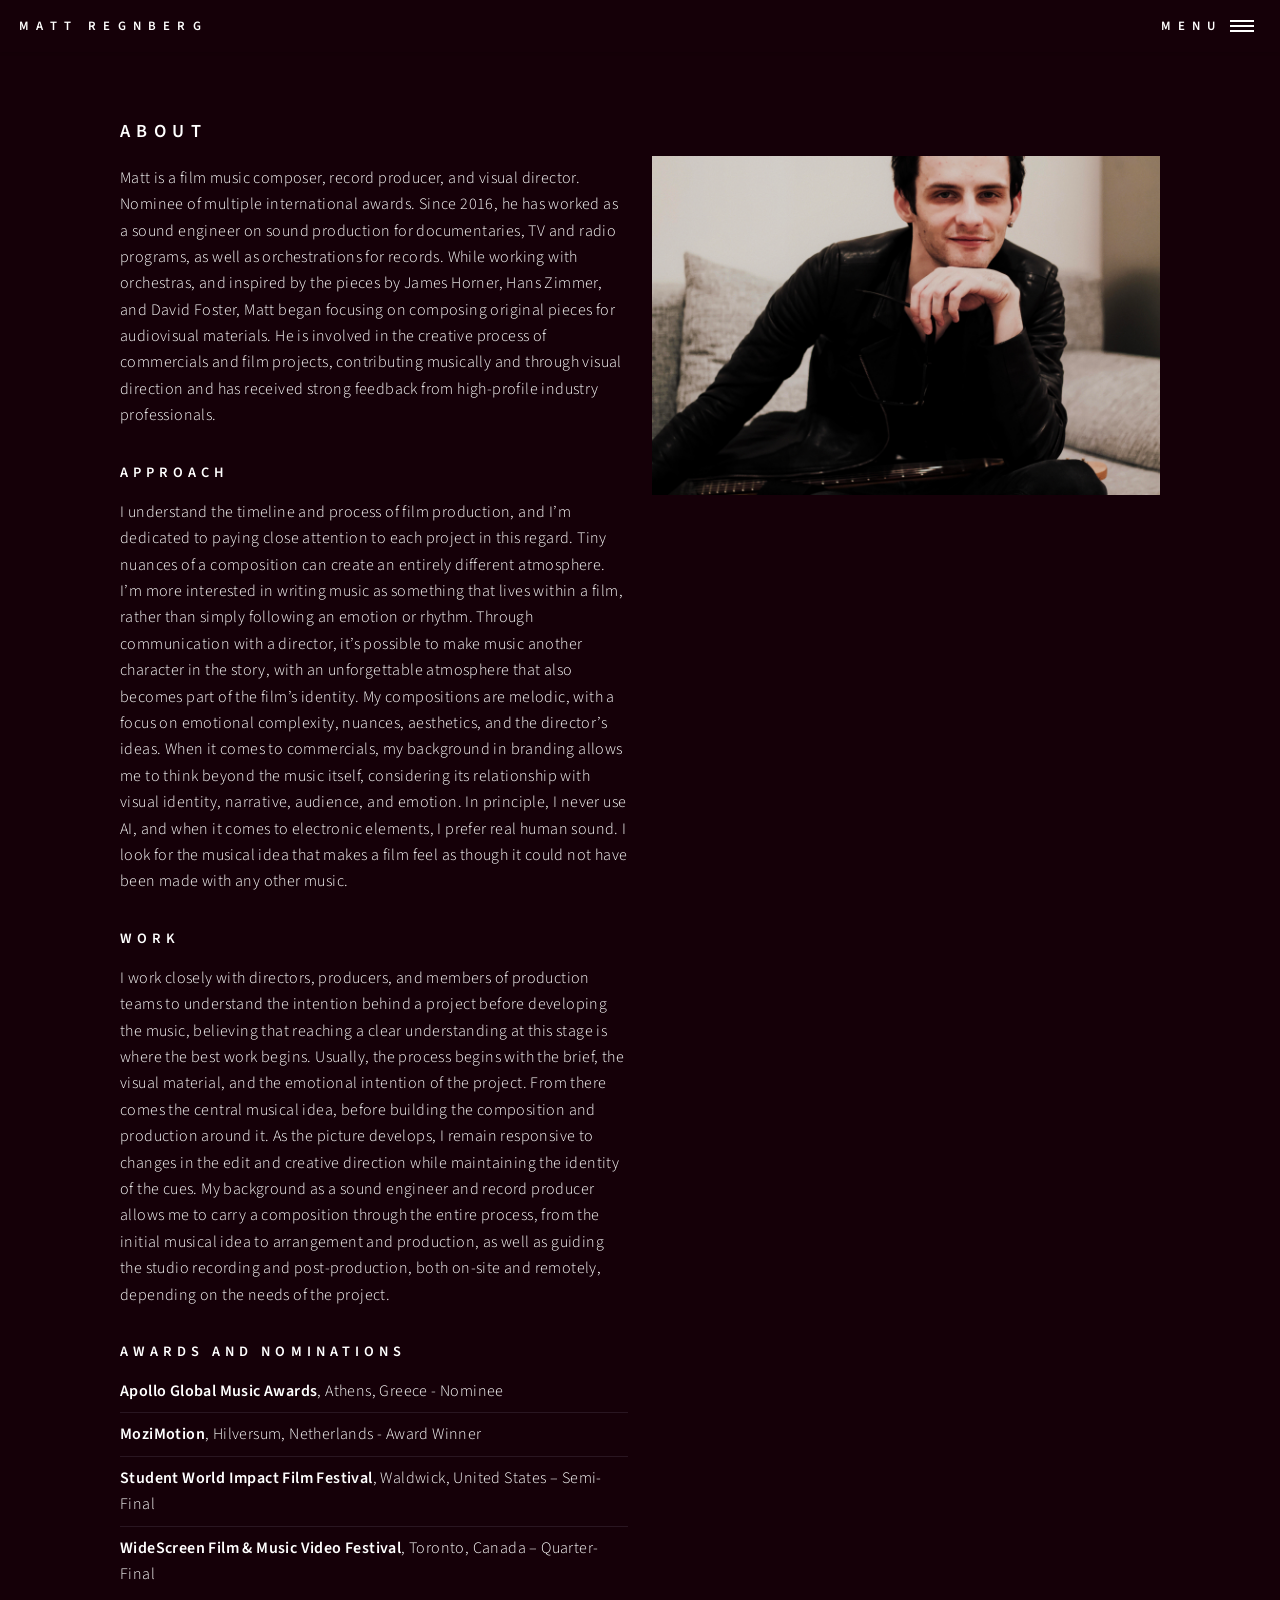
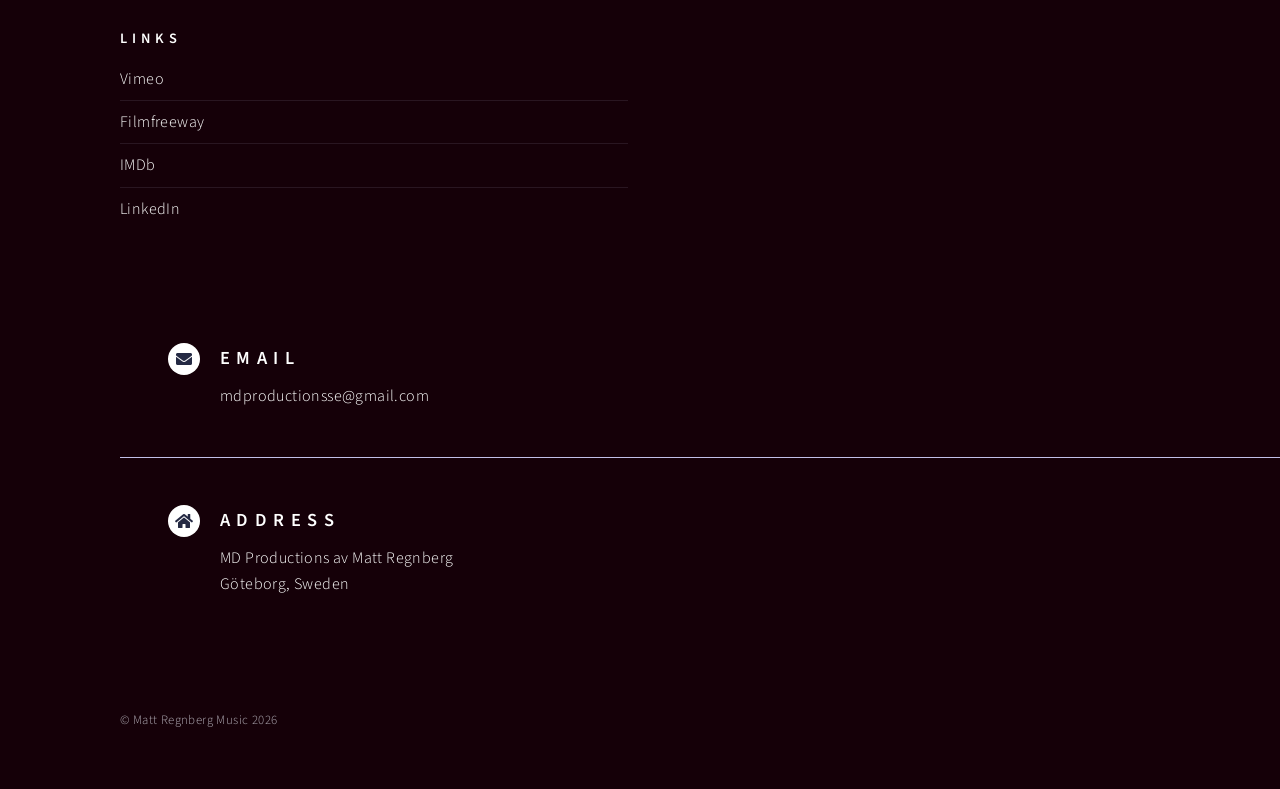
<file: index.html>
<!DOCTYPE HTML>

<html>
	<head>
		<title>Matt Regnberg – Film Music Composer</title>
		<meta charset="utf-8" />
		<meta name="viewport" content="width=device-width, initial-scale=1, user-scalable=no" />
		<link rel="stylesheet" href="assets/css/main.css" />
		<noscript><link rel="stylesheet" href="assets/css/noscript.css" /></noscript>
	</head>
	<body class="is-preload">

		<!-- Wrapper -->
			<div id="wrapper">

				<!-- Header -->
					<header id="header">
						<a href="index.html" class="logo"><span>Matt Regnberg</span></a>
						<nav>
							<a href="#menu">Menu</a>
						</nav>
					</header>

				<!-- Menu -->
					<nav id="menu">
						<ul class="links">
							<li><a href="index.html">Home</a></li>
							<li><a href="work.html">Work</a></li>
							<li><a href="about.html">About</a></li>
		
						</ul>
						<ul class="actions stacked">
							
							<li><a href="#" class="button fit">Contact</a></li>
						</ul>
							<a href="index.html"><img src="images/usflag.png" alt="" width="25" height="auto" style="margin-right: 10px;"/></a>
							<a href="se/index.html"><img src="images/seflag.png" alt="" width="25" height="auto"/></a>
					</nav>

				<!-- Main -->
					<div id="main" class="alt">

						<!-- One -->
							<section id="one">


								<div class="inner">
<div class="row">
											<div class="col-6 col-12-small">
												<h3>About</h3>

												<p>Matt is a film music composer, record producer, and visual director. Nominee of multiple international awards.
Since 2016, he has worked as a sound engineer on sound production for documentaries, TV and radio programs, as well as orchestrations for records.

While working with orchestras, and inspired by the pieces by James Horner, Hans Zimmer, and David Foster, Matt began focusing on composing original pieces for audiovisual materials.

He is involved in the creative process of commercials and film projects, contributing musically and through visual direction and has received strong feedback from high-profile industry professionals. </p>
<h5>Approach</h5>
I understand the timeline and process of film production, and I’m dedicated to paying close attention to each project in this regard. Tiny nuances of a composition can create an entirely different atmosphere. I’m more interested in writing music as something that lives within a film, rather than simply following an emotion or rhythm. Through communication with a director, it’s possible to make music another character in the story, with an unforgettable atmosphere that also becomes part of the film’s identity.

My compositions are melodic, with a focus on emotional complexity, nuances, aesthetics, and the director’s ideas. When it comes to commercials, my background in branding allows me to think beyond the music itself, considering its relationship with visual identity, narrative, audience, and emotion.

In principle, I never use AI, and when it comes to electronic elements, I prefer real human sound. I look for the musical idea that makes a film feel as though it could not have been made with any other music.<p></p>
<h5>Work</h5>
I work closely with directors, producers, and members of production teams to understand the intention behind a project before developing the music, believing that reaching a clear understanding at this stage is where the best work begins.

Usually, the process begins with the brief, the visual material, and the emotional intention of the project. From there comes the central musical idea, before building the composition and production around it.

As the picture develops, I remain responsive to changes in the edit and creative direction while maintaining the identity of the cues. My background as a sound engineer and record producer allows me to carry a composition through the entire process, from the initial musical idea to arrangement and production, as well as guiding the studio recording and post-production, both on-site and remotely, depending on the needs of the project.<p></p>
<h5>Awards and Nominations</h5>
<ul class="alt">
							<li><b>Apollo Global Music Awards</b>, Athens, Greece - Nominee</li>
							<li><b>MoziMotion</b>, Hilversum, Netherlands - Award Winner </li>
							<li><b>Student World Impact Film Festival</b>, Waldwick, United States – Semi-Final</li>
	   						<li><b>WideScreen Film & Music Video Festival</b>, Toronto, Canada – Quarter-Final</li>
		
						</ul><h5>Links</h5>
<ul class="alt">
							<li>Vimeo</li>
							<li><a href="index.html">Filmfreeway</a></li>
							<li><a href="index.html">IMDb</a></li>
	   						<li><a href="index.html">LinkedIn</a></li>
		
						</ul>

											</div>
											<div class="col-6 col-12-small">
												<span class="image main"><img class="image fit" src="images/1.jpg" alt="" /></span>
											</div>

						
						
									
								</div>
							</section>

					</div>

				<!-- Contact -->
					<section id="contact">
						<div class="inner">













							
							<section class="split">
								<section class="split">
									<div class="contact-method">
										<span class="icon solid alt fa-envelope"></span>
										<h3>Email</h3>
										<a href="#">mdproductionsse@gmail.com</a>
									</div>
								</section>

								



<section>
									<div class="contact-method">
										<span class="icon solid alt fa-home"></span>
										<h3>Address</h3>
										<span>


MD Productions av Matt Regnberg<br />
Göteborg, Sweden<br />

									
										</span>
									</div>
								</section>


</section>
								
							
						</div>
					</section>

				<!-- Footer -->
					<footer id="footer">
						<div class="inner">
							
							<ul class="copyright">
								<li>&copy; Matt Regnberg Music 2026</li>
							</ul>
						</div>
					</footer>

			</div>

		<!-- Scripts -->
			<script src="assets/js/jquery.min.js"></script>
			<script src="assets/js/jquery.scrolly.min.js"></script>
			<script src="assets/js/jquery.scrollex.min.js"></script>
			<script src="assets/js/browser.min.js"></script>
			<script src="assets/js/breakpoints.min.js"></script>
			<script src="assets/js/util.js"></script>
			<script src="assets/js/main.js"></script>

	</body>
</html>
</file>
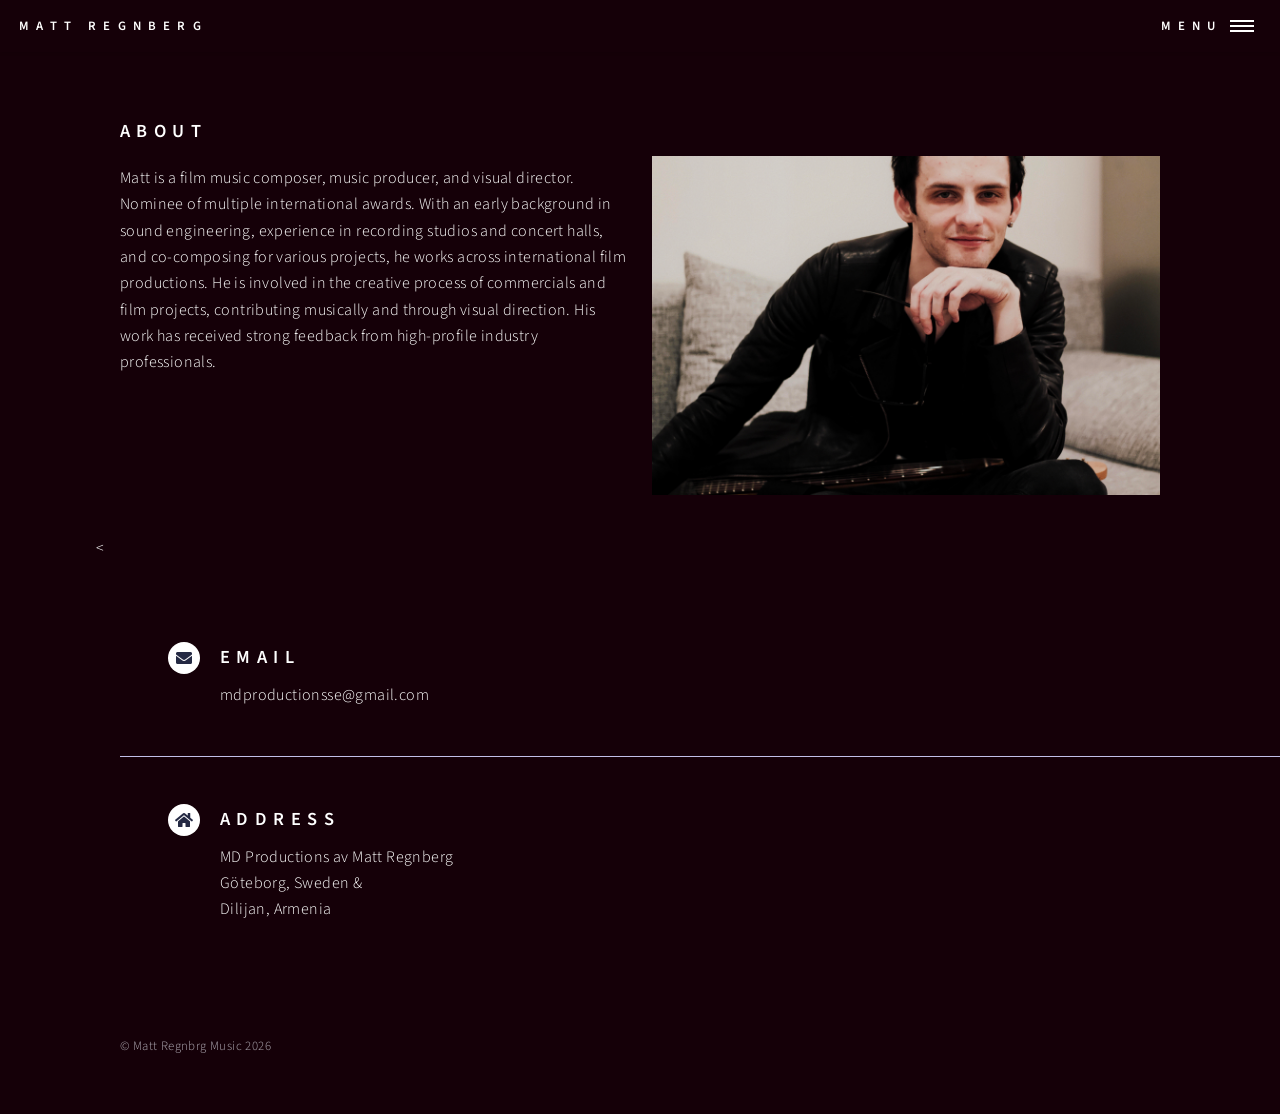
<file: se/index.html>
<!DOCTYPE HTML>

<html>
	<head>
		<title>Matt Regnberg – Film Music Composer</title>
		<meta charset="utf-8" />
		<meta name="viewport" content="width=device-width, initial-scale=1, user-scalable=no" />
		<link rel="stylesheet" href="../assets/css/main.css" />
		<noscript><link rel="stylesheet" href="../assets/css/noscript.css" /></noscript>
	</head>
	<body class="is-preload">

		<!-- Wrapper -->
			<div id="wrapper">

				<!-- Header -->
					<header id="header">
						<a href="index.html" class="logo"><span>Matt Regnberg</span></a>
						<nav>
							<a href="#menu">Menu</a>
						</nav>
					</header>

				<!-- Menu -->
					<nav id="menu">
						<ul class="links">
							<li><a href="index.html">Home</a></li>
							<li><a href="verk.html">Work</a></li>
							<li><a href="om.html">About</a></li>
		
						</ul>
						<ul class="actions stacked">
							
							<li><a href="#" class="button fit">Contact</a></li>
						</ul>
							<a href="index.html"><img src="../images/usflag.png" alt="" width="25" height="auto" style="margin-right: 10px;"/></a>
							<a href="se/index.html"><img src="../images/seflag.png" alt="" width="25" height="auto"/></a>
					</nav>

				<!-- Main -->
					<div id="main" class="alt">

						<!-- One -->
							<section id="one">


								<div class="inner">
<div class="row">
											<div class="col-6 col-12-small">
												<h3>About</h3>

												<p>Matt is a film music composer, music producer, and visual director. Nominee of multiple international awards.
With an early background in sound engineering, experience in recording studios and concert halls, and co-composing for various projects, he works across international film productions.
He is involved in the creative process of commercials and film projects, contributing musically and through visual direction. His work has received strong feedback from high-profile industry professionals. </p>
											</div>
											<div class="col-6 col-12-small">
												<span class="image main"><img class="image fit" src="../images/1.jpg" alt="" /></span>
											</div>

									<
									
								</div>
							</section>

					</div>

				<!-- Contact -->
					<section id="contact">
						<div class="inner">













							
							<section class="split">
								<section class="split">
									<div class="contact-method">
										<span class="icon solid alt fa-envelope"></span>
										<h3>Email</h3>
										<a href="#">mdproductionsse@gmail.com</a>
									</div>
								</section>

								



<section>
									<div class="contact-method">
										<span class="icon solid alt fa-home"></span>
										<h3>Address</h3>
										<span>


MD Productions av Matt Regnberg<br />
Göteborg, Sweden &<br />
Dilijan, Armenia<br />
									
										</span>
									</div>
								</section>


</section>
								
							
						</div>
					</section>

				<!-- Footer -->
					<footer id="footer">
						<div class="inner">
							
							<ul class="copyright">
								<li>&copy; Matt Regnbrg Music 2026</li>
							</ul>
						</div>
					</footer>

			</div>

		<!-- Scripts -->
			<script src="../assets/js/jquery.min.js"></script>
			<script src="../assets/js/jquery.scrolly.min.js"></script>
			<script src="../assets/js/jquery.scrollex.min.js"></script>
			<script src="../assets/js/browser.min.js"></script>
			<script src="../assets/js/breakpoints.min.js"></script>
			<script src="../assets/js/util.js"></script>
			<script src="../assets/js/main.js"></script>

	</body>
</html>
</file>
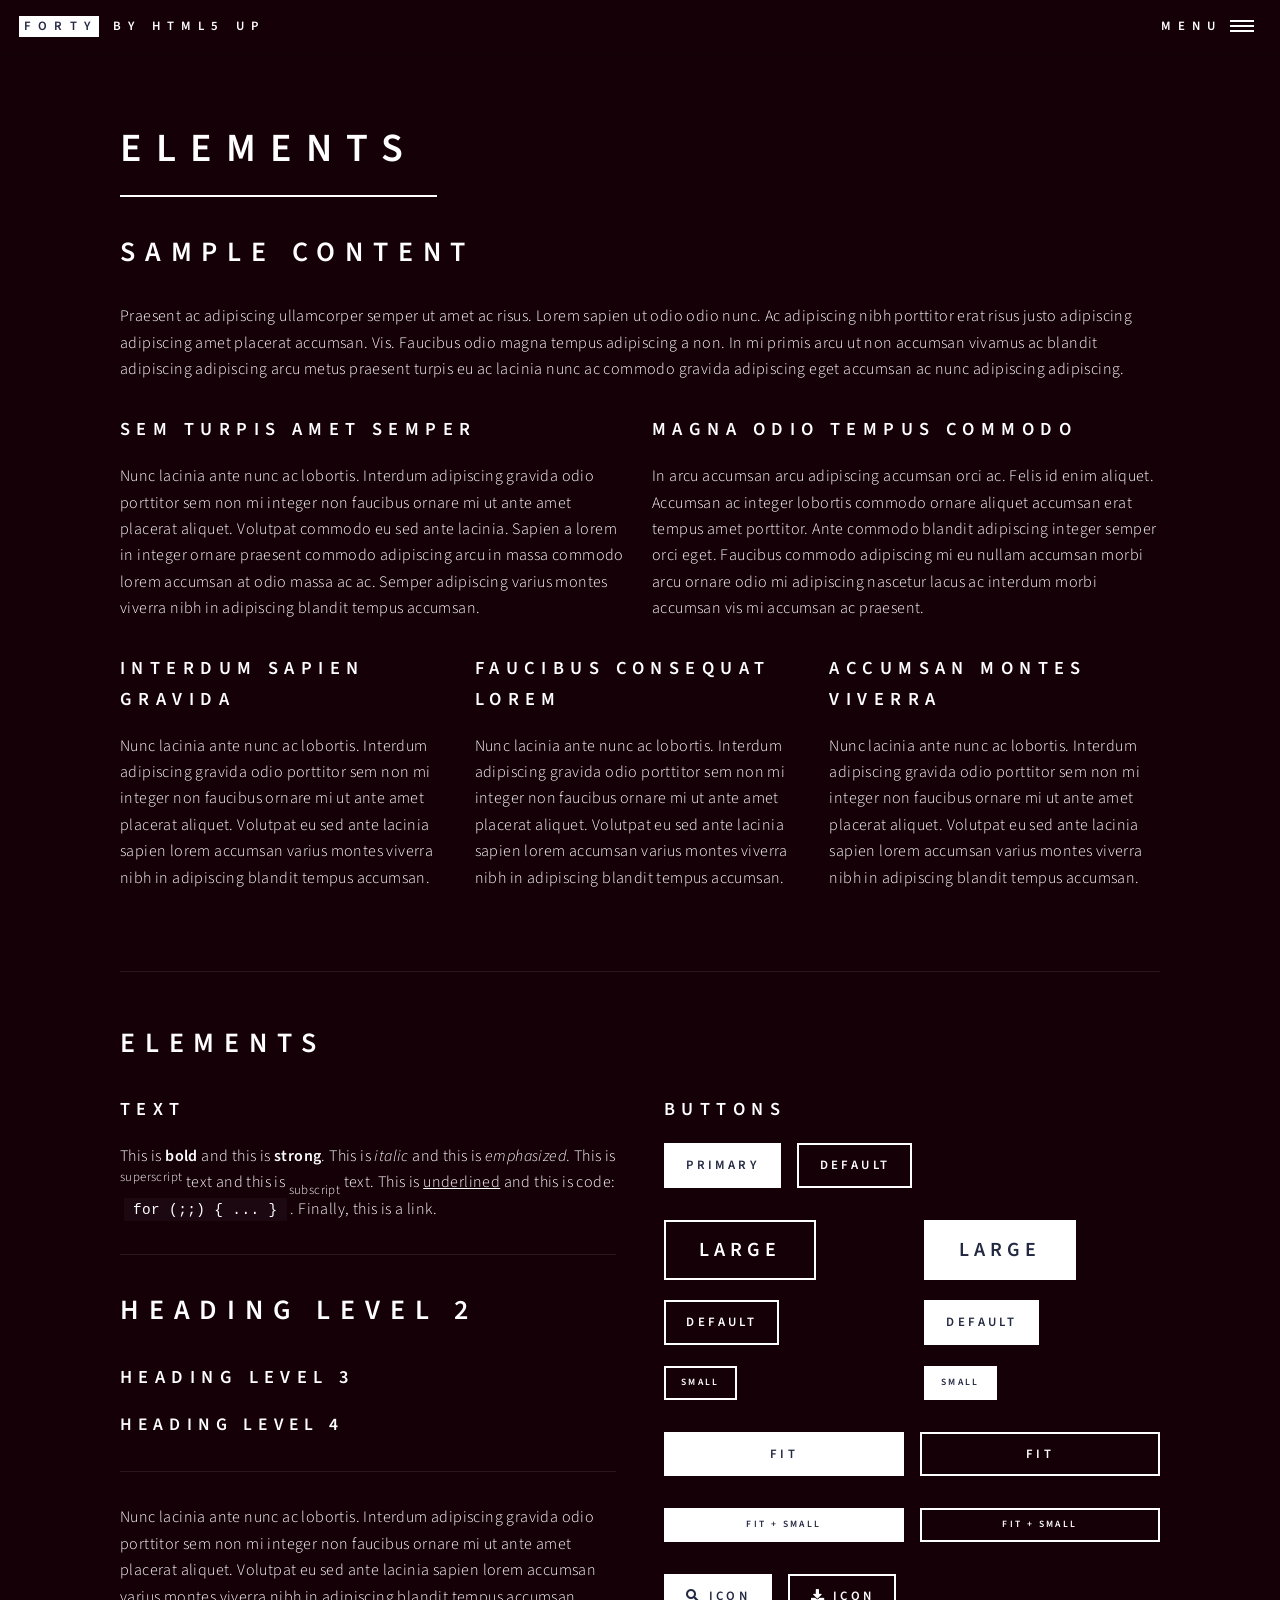
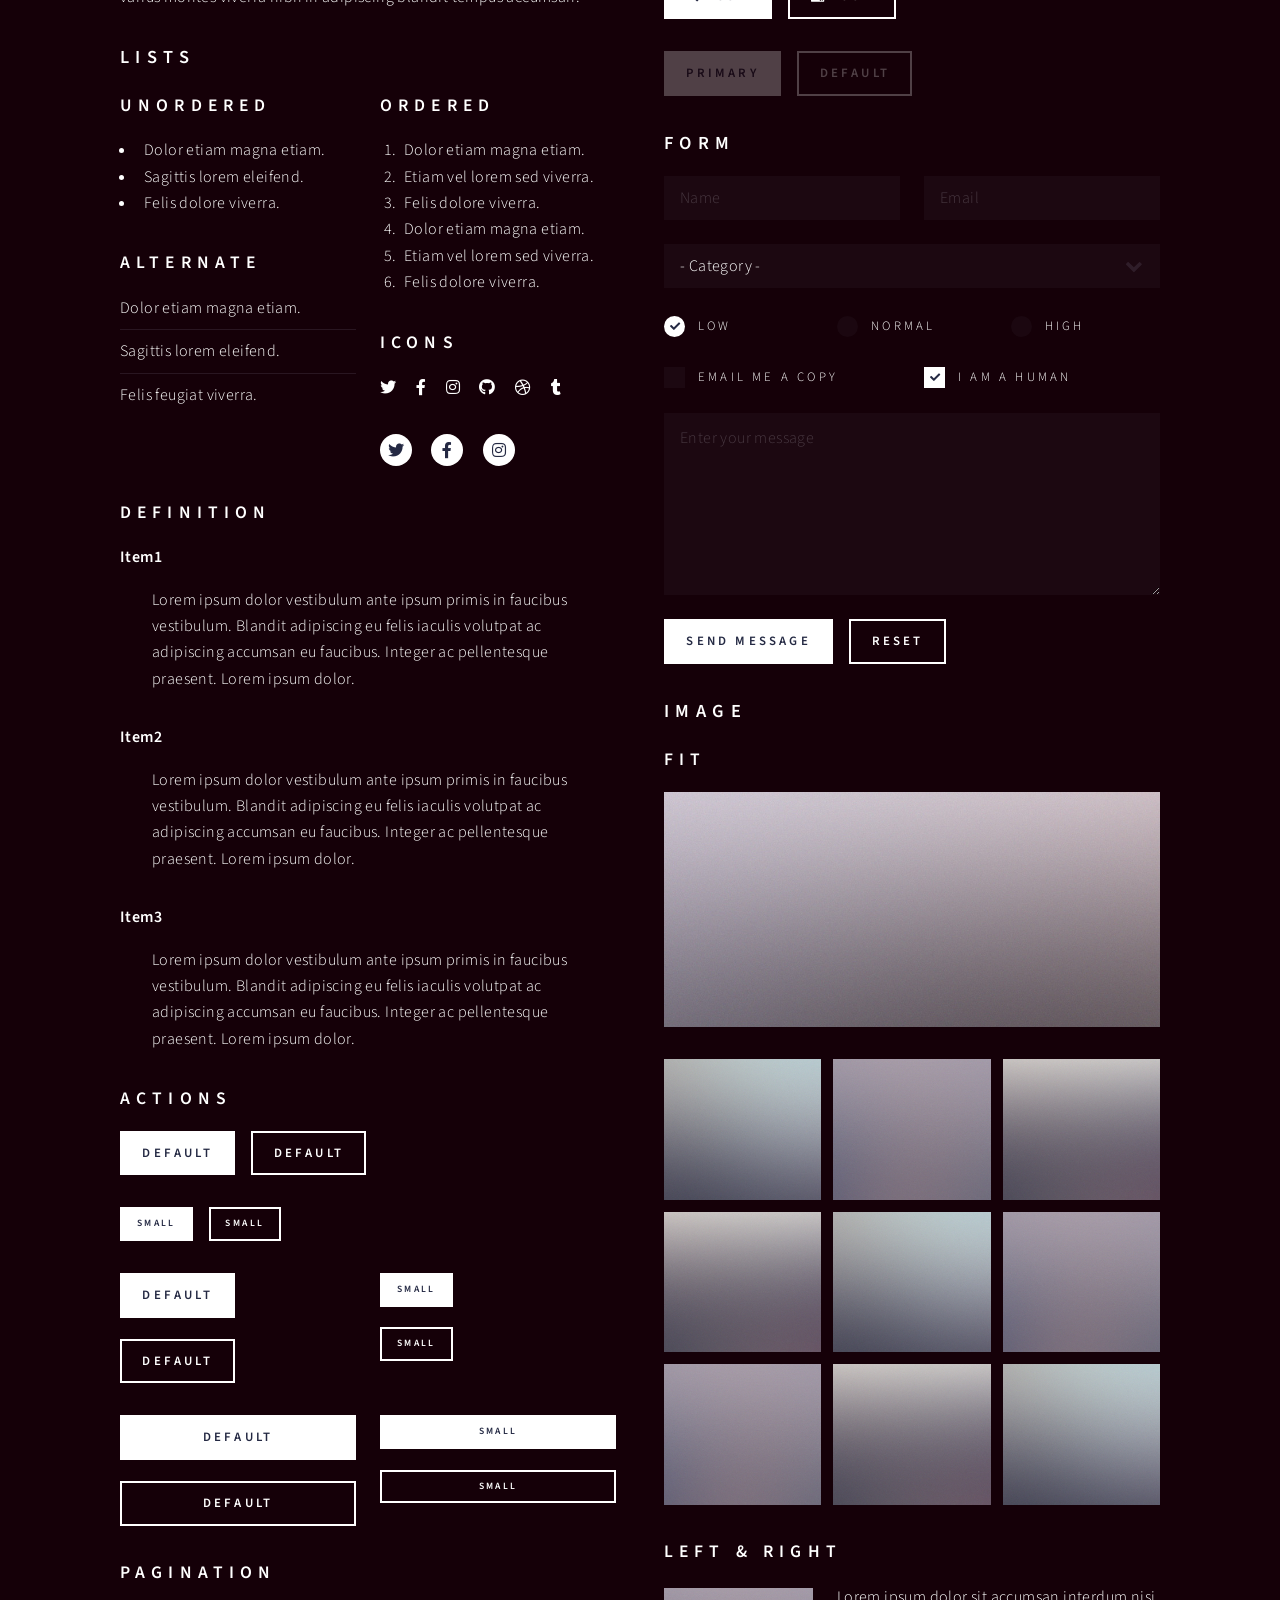
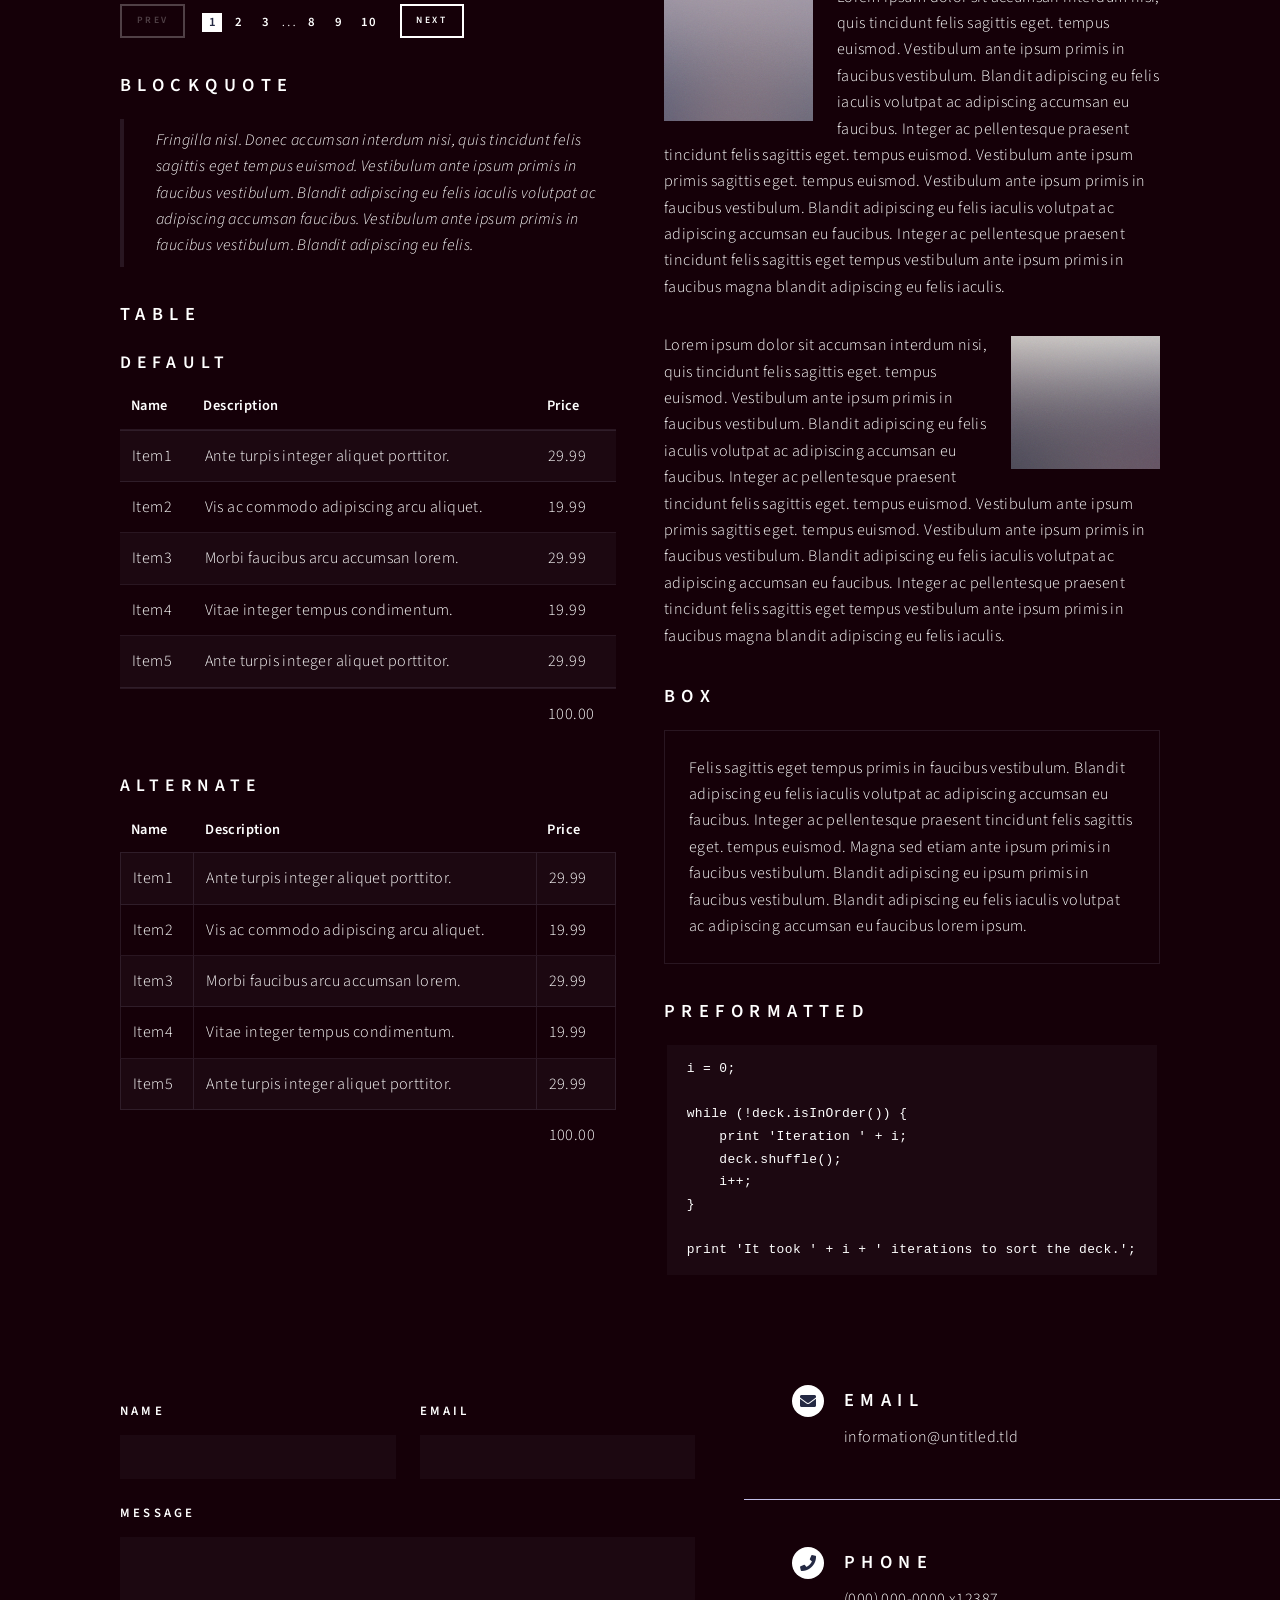
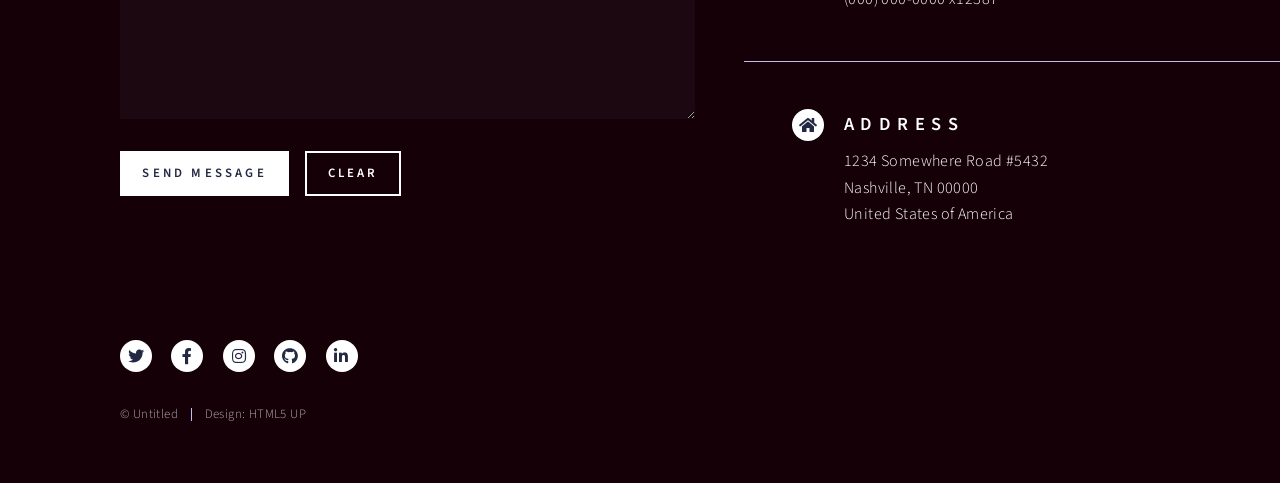
<file: elements.html>
<!DOCTYPE HTML>
<!--
	Forty by HTML5 UP
	html5up.net | @ajlkn
	Free for personal and commercial use under the CCA 3.0 license (html5up.net/license)
-->
<html>
	<head>
		<title>Elements - Forty by HTML5 UP</title>
		<meta charset="utf-8" />
		<meta name="viewport" content="width=device-width, initial-scale=1, user-scalable=no" />
		<link rel="stylesheet" href="assets/css/main.css" />
		<noscript><link rel="stylesheet" href="assets/css/noscript.css" /></noscript>
	</head>
	<body class="is-preload">

		<!-- Wrapper -->
			<div id="wrapper">

				<!-- Header -->
					<header id="header">
						<a href="index.html" class="logo"><strong>Forty</strong> <span>by HTML5 UP</span></a>
						<nav>
							<a href="#menu">Menu</a>
						</nav>
					</header>

				<!-- Menu -->
					<nav id="menu">
						<ul class="links">
							<li><a href="index.html">Home</a></li>
							<li><a href="landing.html">Landing</a></li>
							<li><a href="generic.html">Generic</a></li>
							<li><a href="elements.html">Elements</a></li>
						</ul>
						<ul class="actions stacked">
							<li><a href="#" class="button primary fit">Get Started</a></li>
							<li><a href="#" class="button fit">Log In</a></li>
						</ul>
					</nav>

				<!-- Main -->
					<div id="main" class="alt">

						<!-- One -->
							<section id="one">
								<div class="inner">
									<header class="major">
										<h1>Elements</h1>
									</header>

									<!-- Content -->
										<h2 id="content">Sample Content</h2>
										<p>Praesent ac adipiscing ullamcorper semper ut amet ac risus. Lorem sapien ut odio odio nunc. Ac adipiscing nibh porttitor erat risus justo adipiscing adipiscing amet placerat accumsan. Vis. Faucibus odio magna tempus adipiscing a non. In mi primis arcu ut non accumsan vivamus ac blandit adipiscing adipiscing arcu metus praesent turpis eu ac lacinia nunc ac commodo gravida adipiscing eget accumsan ac nunc adipiscing adipiscing.</p>
										<div class="row">
											<div class="col-6 col-12-small">
												<h3>Sem turpis amet semper</h3>
												<p>Nunc lacinia ante nunc ac lobortis. Interdum adipiscing gravida odio porttitor sem non mi integer non faucibus ornare mi ut ante amet placerat aliquet. Volutpat commodo eu sed ante lacinia. Sapien a lorem in integer ornare praesent commodo adipiscing arcu in massa commodo lorem accumsan at odio massa ac ac. Semper adipiscing varius montes viverra nibh in adipiscing blandit tempus accumsan.</p>
											</div>
											<div class="col-6 col-12-small">
												<h3>Magna odio tempus commodo</h3>
												<p>In arcu accumsan arcu adipiscing accumsan orci ac. Felis id enim aliquet. Accumsan ac integer lobortis commodo ornare aliquet accumsan erat tempus amet porttitor. Ante commodo blandit adipiscing integer semper orci eget. Faucibus commodo adipiscing mi eu nullam accumsan morbi arcu ornare odio mi adipiscing nascetur lacus ac interdum morbi accumsan vis mi accumsan ac praesent.</p>
											</div>
											<!-- Break -->
											<div class="col-4 col-12-medium">
												<h3>Interdum sapien gravida</h3>
												<p>Nunc lacinia ante nunc ac lobortis. Interdum adipiscing gravida odio porttitor sem non mi integer non faucibus ornare mi ut ante amet placerat aliquet. Volutpat eu sed ante lacinia sapien lorem accumsan varius montes viverra nibh in adipiscing blandit tempus accumsan.</p>
											</div>
											<div class="col-4 col-12-medium">
												<h3>Faucibus consequat lorem</h3>
												<p>Nunc lacinia ante nunc ac lobortis. Interdum adipiscing gravida odio porttitor sem non mi integer non faucibus ornare mi ut ante amet placerat aliquet. Volutpat eu sed ante lacinia sapien lorem accumsan varius montes viverra nibh in adipiscing blandit tempus accumsan.</p>
											</div>
											<div class="col-4 col-12-medium">
												<h3>Accumsan montes viverra</h3>
												<p>Nunc lacinia ante nunc ac lobortis. Interdum adipiscing gravida odio porttitor sem non mi integer non faucibus ornare mi ut ante amet placerat aliquet. Volutpat eu sed ante lacinia sapien lorem accumsan varius montes viverra nibh in adipiscing blandit tempus accumsan.</p>
											</div>
										</div>

									<hr class="major" />

									<!-- Elements -->
										<h2 id="elements">Elements</h2>
										<div class="row gtr-200">
											<div class="col-6 col-12-medium">

												<!-- Text stuff -->
													<h3>Text</h3>
													<p>This is <b>bold</b> and this is <strong>strong</strong>. This is <i>italic</i> and this is <em>emphasized</em>.
													This is <sup>superscript</sup> text and this is <sub>subscript</sub> text.
													This is <u>underlined</u> and this is code: <code>for (;;) { ... }</code>.
													Finally, this is a <a href="#">link</a>.</p>
													<hr />
													<h2>Heading Level 2</h2>
													<h3>Heading Level 3</h3>
													<h4>Heading Level 4</h4>
													<hr />
													<p>Nunc lacinia ante nunc ac lobortis. Interdum adipiscing gravida odio porttitor sem non mi integer non faucibus ornare mi ut ante amet placerat aliquet. Volutpat eu sed ante lacinia sapien lorem accumsan varius montes viverra nibh in adipiscing blandit tempus accumsan.</p>

												<!-- Lists -->
													<h3>Lists</h3>
													<div class="row">
														<div class="col-6 col-12-small">

															<h4>Unordered</h4>
															<ul>
																<li>Dolor etiam magna etiam.</li>
																<li>Sagittis lorem eleifend.</li>
																<li>Felis dolore viverra.</li>
															</ul>

															<h4>Alternate</h4>
															<ul class="alt">
																<li>Dolor etiam magna etiam.</li>
																<li>Sagittis lorem eleifend.</li>
																<li>Felis feugiat viverra.</li>
															</ul>

														</div>
														<div class="col-6 col-12-small">

															<h4>Ordered</h4>
															<ol>
																<li>Dolor etiam magna etiam.</li>
																<li>Etiam vel lorem sed viverra.</li>
																<li>Felis dolore viverra.</li>
																<li>Dolor etiam magna etiam.</li>
																<li>Etiam vel lorem sed viverra.</li>
																<li>Felis dolore viverra.</li>
															</ol>

															<h4>Icons</h4>
															<ul class="icons">
																<li><a href="#" class="icon brands fa-twitter"><span class="label">Twitter</span></a></li>
																<li><a href="#" class="icon brands fa-facebook-f"><span class="label">Facebook</span></a></li>
																<li><a href="#" class="icon brands fa-instagram"><span class="label">Instagram</span></a></li>
																<li><a href="#" class="icon brands fa-github"><span class="label">Github</span></a></li>
																<li><a href="#" class="icon brands fa-dribbble"><span class="label">Dribbble</span></a></li>
																<li><a href="#" class="icon brands fa-tumblr"><span class="label">Tumblr</span></a></li>
															</ul>
															<ul class="icons">
																<li><a href="#" class="icon brands alt fa-twitter"><span class="label">Twitter</span></a></li>
																<li><a href="#" class="icon brands alt fa-facebook-f"><span class="label">Facebook</span></a></li>
																<li><a href="#" class="icon brands alt fa-instagram"><span class="label">Instagram</span></a></li>
															</ul>

														</div>
													</div>
													<h4>Definition</h4>
													<dl>
														<dt>Item1</dt>
														<dd>
															<p>Lorem ipsum dolor vestibulum ante ipsum primis in faucibus vestibulum. Blandit adipiscing eu felis iaculis volutpat ac adipiscing accumsan eu faucibus. Integer ac pellentesque praesent. Lorem ipsum dolor.</p>
														</dd>
														<dt>Item2</dt>
														<dd>
															<p>Lorem ipsum dolor vestibulum ante ipsum primis in faucibus vestibulum. Blandit adipiscing eu felis iaculis volutpat ac adipiscing accumsan eu faucibus. Integer ac pellentesque praesent. Lorem ipsum dolor.</p>
														</dd>
														<dt>Item3</dt>
														<dd>
															<p>Lorem ipsum dolor vestibulum ante ipsum primis in faucibus vestibulum. Blandit adipiscing eu felis iaculis volutpat ac adipiscing accumsan eu faucibus. Integer ac pellentesque praesent. Lorem ipsum dolor.</p>
														</dd>
													</dl>

													<h4>Actions</h4>
													<ul class="actions">
														<li><a href="#" class="button primary">Default</a></li>
														<li><a href="#" class="button">Default</a></li>
													</ul>
													<ul class="actions small">
														<li><a href="#" class="button primary small">Small</a></li>
														<li><a href="#" class="button small">Small</a></li>
													</ul>
													<div class="row">
														<div class="col-6 col-12-small">
															<ul class="actions stacked">
																<li><a href="#" class="button primary">Default</a></li>
																<li><a href="#" class="button">Default</a></li>
															</ul>
														</div>
														<div class="col-6 col-12-small">
															<ul class="actions stacked">
																<li><a href="#" class="button primary small">Small</a></li>
																<li><a href="#" class="button small">Small</a></li>
															</ul>
														</div>
														<div class="col-6 col-12-small">
															<ul class="actions stacked">
																<li><a href="#" class="button primary fit">Default</a></li>
																<li><a href="#" class="button fit">Default</a></li>
															</ul>
														</div>
														<div class="col-6 col-12-small">
															<ul class="actions stacked">
																<li><a href="#" class="button primary small fit">Small</a></li>
																<li><a href="#" class="button small fit">Small</a></li>
															</ul>
														</div>
													</div>

													<h4>Pagination</h4>
													<ul class="pagination">
														<li><span class="button small disabled">Prev</span></li>
														<li><a href="#" class="page active">1</a></li>
														<li><a href="#" class="page">2</a></li>
														<li><a href="#" class="page">3</a></li>
														<li><span>&hellip;</span></li>
														<li><a href="#" class="page">8</a></li>
														<li><a href="#" class="page">9</a></li>
														<li><a href="#" class="page">10</a></li>
														<li><a href="#" class="button small">Next</a></li>
													</ul>

												<!-- Blockquote -->
													<h3>Blockquote</h3>
													<blockquote>Fringilla nisl. Donec accumsan interdum nisi, quis tincidunt felis sagittis eget tempus euismod. Vestibulum ante ipsum primis in faucibus vestibulum. Blandit adipiscing eu felis iaculis volutpat ac adipiscing accumsan faucibus. Vestibulum ante ipsum primis in faucibus vestibulum. Blandit adipiscing eu felis.</blockquote>

												<!-- Table -->
													<h3>Table</h3>

													<h4>Default</h4>
													<div class="table-wrapper">
														<table>
															<thead>
																<tr>
																	<th>Name</th>
																	<th>Description</th>
																	<th>Price</th>
																</tr>
															</thead>
															<tbody>
																<tr>
																	<td>Item1</td>
																	<td>Ante turpis integer aliquet porttitor.</td>
																	<td>29.99</td>
																</tr>
																<tr>
																	<td>Item2</td>
																	<td>Vis ac commodo adipiscing arcu aliquet.</td>
																	<td>19.99</td>
																</tr>
																<tr>
																	<td>Item3</td>
																	<td> Morbi faucibus arcu accumsan lorem.</td>
																	<td>29.99</td>
																</tr>
																<tr>
																	<td>Item4</td>
																	<td>Vitae integer tempus condimentum.</td>
																	<td>19.99</td>
																</tr>
																<tr>
																	<td>Item5</td>
																	<td>Ante turpis integer aliquet porttitor.</td>
																	<td>29.99</td>
																</tr>
															</tbody>
															<tfoot>
																<tr>
																	<td colspan="2"></td>
																	<td>100.00</td>
																</tr>
															</tfoot>
														</table>
													</div>

													<h4>Alternate</h4>
													<div class="table-wrapper">
														<table class="alt">
															<thead>
																<tr>
																	<th>Name</th>
																	<th>Description</th>
																	<th>Price</th>
																</tr>
															</thead>
															<tbody>
																<tr>
																	<td>Item1</td>
																	<td>Ante turpis integer aliquet porttitor.</td>
																	<td>29.99</td>
																</tr>
																<tr>
																	<td>Item2</td>
																	<td>Vis ac commodo adipiscing arcu aliquet.</td>
																	<td>19.99</td>
																</tr>
																<tr>
																	<td>Item3</td>
																	<td> Morbi faucibus arcu accumsan lorem.</td>
																	<td>29.99</td>
																</tr>
																<tr>
																	<td>Item4</td>
																	<td>Vitae integer tempus condimentum.</td>
																	<td>19.99</td>
																</tr>
																<tr>
																	<td>Item5</td>
																	<td>Ante turpis integer aliquet porttitor.</td>
																	<td>29.99</td>
																</tr>
															</tbody>
															<tfoot>
																<tr>
																	<td colspan="2"></td>
																	<td>100.00</td>
																</tr>
															</tfoot>
														</table>
													</div>

											</div>
											<div class="col-6 col-12-medium">

												<!-- Buttons -->
													<h3>Buttons</h3>
													<ul class="actions">
														<li><a href="#" class="button primary">Primary</a></li>
														<li><a href="#" class="button">Default</a></li>
													</ul>
													<div class="row">
														<div class="col-6 col-12-xsmall">
															<ul class="actions stacked">
																<li><a href="#" class="button large">Large</a></li>
																<li><a href="#" class="button">Default</a></li>
																<li><a href="#" class="button small">Small</a></li>
															</ul>
														</div>
														<div class="col-6 col-12-xsmall">
															<ul class="actions stacked">
																<li><a href="#" class="button primary large">Large</a></li>
																<li><a href="#" class="button primary">Default</a></li>
																<li><a href="#" class="button primary small">Small</a></li>
															</ul>
														</div>
													</div>
													<ul class="actions fit">
														<li><a href="#" class="button primary fit">Fit</a></li>
														<li><a href="#" class="button fit">Fit</a></li>
													</ul>
													<ul class="actions fit small">
														<li><a href="#" class="button primary fit small">Fit + Small</a></li>
														<li><a href="#" class="button fit small">Fit + Small</a></li>
													</ul>
													<ul class="actions">
														<li><a href="#" class="button primary icon solid fa-search">Icon</a></li>
														<li><a href="#" class="button icon solid fa-download">Icon</a></li>
													</ul>
													<ul class="actions">
														<li><span class="button primary disabled">Primary</span></li>
														<li><span class="button disabled">Default</span></li>
													</ul>

												<!-- Form -->
													<h3>Form</h3>

													<form method="post" action="#">
														<div class="row gtr-uniform">
															<div class="col-6 col-12-xsmall">
																<input type="text" name="demo-name" id="demo-name" value="" placeholder="Name" />
															</div>
															<div class="col-6 col-12-xsmall">
																<input type="email" name="demo-email" id="demo-email" value="" placeholder="Email" />
															</div>
															<!-- Break -->
															<div class="col-12">
																<select name="demo-category" id="demo-category">
																	<option value="">- Category -</option>
																	<option value="1">Manufacturing</option>
																	<option value="1">Shipping</option>
																	<option value="1">Administration</option>
																	<option value="1">Human Resources</option>
																</select>
															</div>
															<!-- Break -->
															<div class="col-4 col-12-small">
																<input type="radio" id="demo-priority-low" name="demo-priority" checked>
																<label for="demo-priority-low">Low</label>
															</div>
															<div class="col-4 col-12-small">
																<input type="radio" id="demo-priority-normal" name="demo-priority">
																<label for="demo-priority-normal">Normal</label>
															</div>
															<div class="col-4 col-12-small">
																<input type="radio" id="demo-priority-high" name="demo-priority">
																<label for="demo-priority-high">High</label>
															</div>
															<!-- Break -->
															<div class="col-6 col-12-small">
																<input type="checkbox" id="demo-copy" name="demo-copy">
																<label for="demo-copy">Email me a copy</label>
															</div>
															<div class="col-6 col-12-small">
																<input type="checkbox" id="demo-human" name="demo-human" checked>
																<label for="demo-human">I am a human</label>
															</div>
															<!-- Break -->
															<div class="col-12">
																<textarea name="demo-message" id="demo-message" placeholder="Enter your message" rows="6"></textarea>
															</div>
															<!-- Break -->
															<div class="col-12">
																<ul class="actions">
																	<li><input type="submit" value="Send Message" class="primary" /></li>
																	<li><input type="reset" value="Reset" /></li>
																</ul>
															</div>
														</div>
													</form>

												<!-- Image -->
													<h3>Image</h3>

													<h4>Fit</h4>
													<span class="image fit"><img src="images/pic03.jpg" alt="" /></span>
													<div class="box alt">
														<div class="row gtr-50 gtr-uniform">
															<div class="col-4"><span class="image fit"><img src="images/pic08.jpg" alt="" /></span></div>
															<div class="col-4"><span class="image fit"><img src="images/pic09.jpg" alt="" /></span></div>
															<div class="col-4"><span class="image fit"><img src="images/pic10.jpg" alt="" /></span></div>
															<!-- Break -->
															<div class="col-4"><span class="image fit"><img src="images/pic10.jpg" alt="" /></span></div>
															<div class="col-4"><span class="image fit"><img src="images/pic08.jpg" alt="" /></span></div>
															<div class="col-4"><span class="image fit"><img src="images/pic09.jpg" alt="" /></span></div>
															<!-- Break -->
															<div class="col-4"><span class="image fit"><img src="images/pic09.jpg" alt="" /></span></div>
															<div class="col-4"><span class="image fit"><img src="images/pic10.jpg" alt="" /></span></div>
															<div class="col-4"><span class="image fit"><img src="images/pic08.jpg" alt="" /></span></div>
														</div>
													</div>

													<h4>Left &amp; Right</h4>
													<p><span class="image left"><img src="images/pic09.jpg" alt="" /></span>Lorem ipsum dolor sit accumsan interdum nisi, quis tincidunt felis sagittis eget. tempus euismod. Vestibulum ante ipsum primis in faucibus vestibulum. Blandit adipiscing eu felis iaculis volutpat ac adipiscing accumsan eu faucibus. Integer ac pellentesque praesent tincidunt felis sagittis eget. tempus euismod. Vestibulum ante ipsum primis sagittis eget. tempus euismod. Vestibulum ante ipsum primis in faucibus vestibulum. Blandit adipiscing eu felis iaculis volutpat ac adipiscing accumsan eu faucibus. Integer ac pellentesque praesent tincidunt felis sagittis eget tempus vestibulum ante ipsum primis in faucibus magna blandit adipiscing eu felis iaculis.</p>
													<p><span class="image right"><img src="images/pic10.jpg" alt="" /></span>Lorem ipsum dolor sit accumsan interdum nisi, quis tincidunt felis sagittis eget. tempus euismod. Vestibulum ante ipsum primis in faucibus vestibulum. Blandit adipiscing eu felis iaculis volutpat ac adipiscing accumsan eu faucibus. Integer ac pellentesque praesent tincidunt felis sagittis eget. tempus euismod. Vestibulum ante ipsum primis sagittis eget. tempus euismod. Vestibulum ante ipsum primis in faucibus vestibulum. Blandit adipiscing eu felis iaculis volutpat ac adipiscing accumsan eu faucibus. Integer ac pellentesque praesent tincidunt felis sagittis eget tempus vestibulum ante ipsum primis in faucibus magna blandit adipiscing eu felis iaculis.</p>

												<!-- Box -->
													<h3>Box</h3>
													<div class="box">
														<p>Felis sagittis eget tempus primis in faucibus vestibulum. Blandit adipiscing eu felis iaculis volutpat ac adipiscing accumsan eu faucibus. Integer ac pellentesque praesent tincidunt felis sagittis eget. tempus euismod. Magna sed etiam ante ipsum primis in faucibus vestibulum. Blandit adipiscing eu ipsum primis in faucibus vestibulum. Blandit adipiscing eu felis iaculis volutpat ac adipiscing accumsan eu faucibus lorem ipsum.</p>
													</div>

												<!-- Preformatted Code -->
													<h3>Preformatted</h3>
													<pre><code>i = 0;

while (!deck.isInOrder()) {
    print 'Iteration ' + i;
    deck.shuffle();
    i++;
}

print 'It took ' + i + ' iterations to sort the deck.';
</code></pre>

											</div>
										</div>

								</div>
							</section>

					</div>

				<!-- Contact -->
					<section id="contact">
						<div class="inner">
							<section>
								<form method="post" action="#">
									<div class="fields">
										<div class="field half">
											<label for="name">Name</label>
											<input type="text" name="name" id="name" />
										</div>
										<div class="field half">
											<label for="email">Email</label>
											<input type="text" name="email" id="email" />
										</div>
										<div class="field">
											<label for="message">Message</label>
											<textarea name="message" id="message" rows="6"></textarea>
										</div>
									</div>
									<ul class="actions">
										<li><input type="submit" value="Send Message" class="primary" /></li>
										<li><input type="reset" value="Clear" /></li>
									</ul>
								</form>
							</section>
							<section class="split">
								<section>
									<div class="contact-method">
										<span class="icon solid alt fa-envelope"></span>
										<h3>Email</h3>
										<a href="#">information@untitled.tld</a>
									</div>
								</section>
								<section>
									<div class="contact-method">
										<span class="icon solid alt fa-phone"></span>
										<h3>Phone</h3>
										<span>(000) 000-0000 x12387</span>
									</div>
								</section>
								<section>
									<div class="contact-method">
										<span class="icon solid alt fa-home"></span>
										<h3>Address</h3>
										<span>1234 Somewhere Road #5432<br />
										Nashville, TN 00000<br />
										United States of America</span>
									</div>
								</section>
							</section>
						</div>
					</section>

				<!-- Footer -->
					<footer id="footer">
						<div class="inner">
							<ul class="icons">
								<li><a href="#" class="icon brands alt fa-twitter"><span class="label">Twitter</span></a></li>
								<li><a href="#" class="icon brands alt fa-facebook-f"><span class="label">Facebook</span></a></li>
								<li><a href="#" class="icon brands alt fa-instagram"><span class="label">Instagram</span></a></li>
								<li><a href="#" class="icon brands alt fa-github"><span class="label">GitHub</span></a></li>
								<li><a href="#" class="icon brands alt fa-linkedin-in"><span class="label">LinkedIn</span></a></li>
							</ul>
							<ul class="copyright">
								<li>&copy; Untitled</li><li>Design: <a href="https://html5up.net">HTML5 UP</a></li>
							</ul>
						</div>
					</footer>

			</div>

		<!-- Scripts -->
			<script src="assets/js/jquery.min.js"></script>
			<script src="assets/js/jquery.scrolly.min.js"></script>
			<script src="assets/js/jquery.scrollex.min.js"></script>
			<script src="assets/js/browser.min.js"></script>
			<script src="assets/js/breakpoints.min.js"></script>
			<script src="assets/js/util.js"></script>
			<script src="assets/js/main.js"></script>

	</body>
</html>
</file>
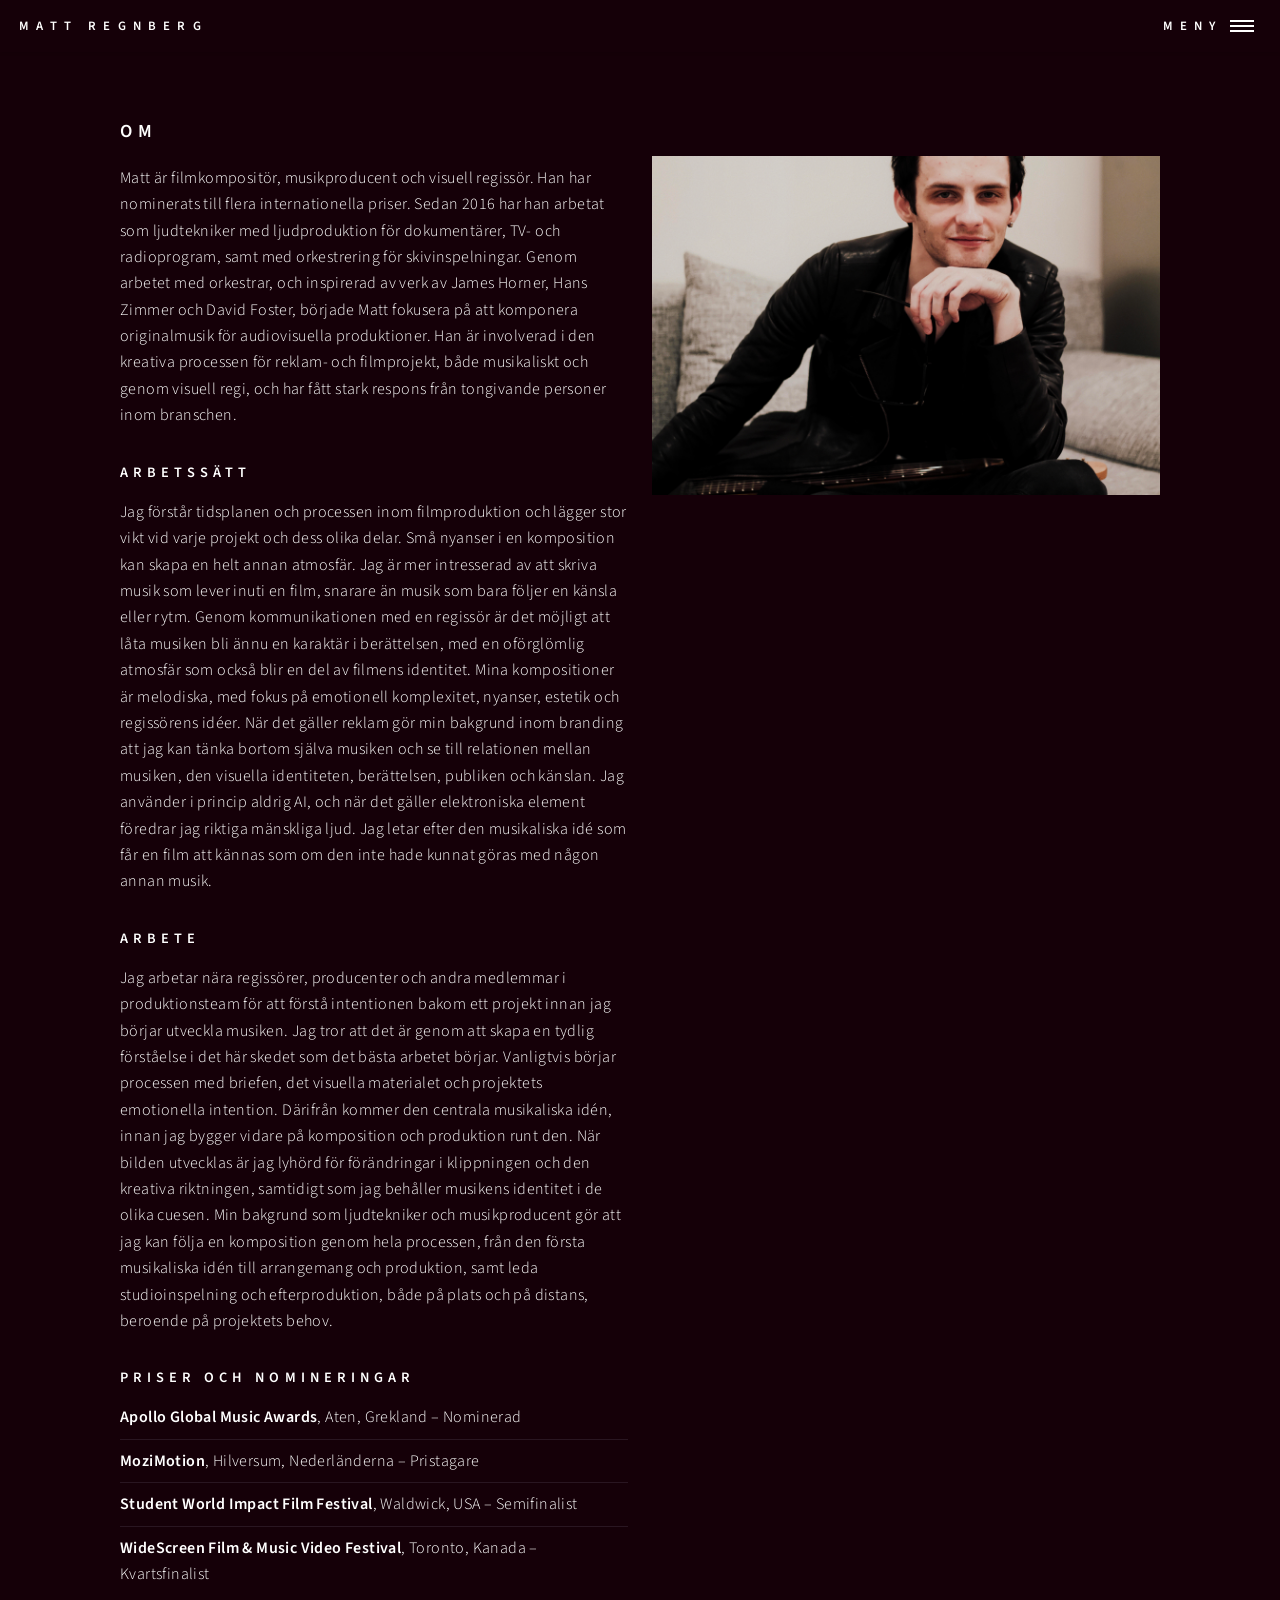
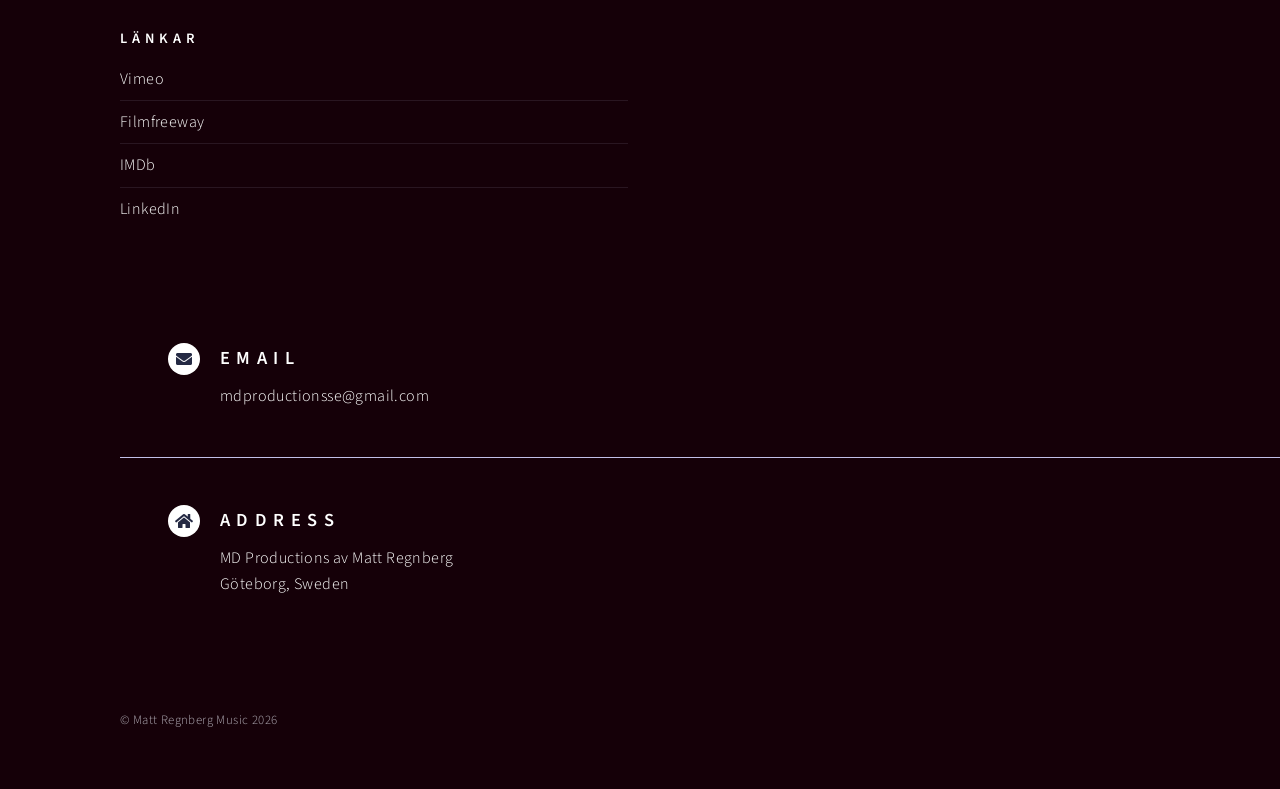
<file: se/om.html>
<!DOCTYPE HTML>

<html>
	<head>
		<title>Om – Matt Regnberg – Kompositör av Filmmusik</title>
		<meta charset="utf-8" />
		<meta name="viewport" content="width=device-width, initial-scale=1, user-scalable=no" />
		<link rel="stylesheet" href="../assets/css/main.css" />
		<noscript><link rel="stylesheet" href="../assets/css/noscript.css" /></noscript>
	</head>
	<body class="is-preload">

		<!-- Wrapper -->
			<div id="wrapper">

				<!-- Header -->
					<header id="header">
						<a href="index.html" class="logo"><span>Matt Regnberg</span></a>
						<nav>
							<a href="#menu">Meny</a>
						</nav>
					</header>

				<!-- Menu -->
					<nav id="menu">
						<ul class="links">
							<li><a href="index.html">Hem</a></li>
							<li><a href="work.html">Verk</a></li>
							<li><a href="about.html">Om</a></li>
		
						</ul>
						<ul class="actions stacked">
							
							<li><a href="#" class="button fit">Kontakt</a></li>
						</ul>
							<a href="index.html"><img src="../images/usflag.png" alt="" width="25" height="auto" style="margin-right: 10px;"/></a>
							<a href="se/index.html"><img src="../images/seflag.png" alt="" width="25" height="auto"/></a>
					</nav>

				<!-- Main -->
					<div id="main" class="alt">

						<!-- One -->
							<section id="one">


								<div class="inner">
<div class="row">
											<div class="col-6 col-12-small">
												<h3>Om</h3>

												<p>Matt är filmkompositör, musikproducent och visuell regissör. Han har nominerats till flera internationella priser. Sedan 2016 har han arbetat som ljudtekniker med ljudproduktion för dokumentärer, TV- och radioprogram, samt med orkestrering för skivinspelningar. Genom arbetet med orkestrar, och inspirerad av verk av James Horner, Hans Zimmer och David Foster, började Matt fokusera på att komponera originalmusik för audiovisuella produktioner. Han är involverad i den kreativa processen för reklam- och filmprojekt, både musikaliskt och genom visuell regi, och har fått stark respons från tongivande personer inom branschen. </p>
<h5>Arbetssätt</h5>
Jag förstår tidsplanen och processen inom filmproduktion och lägger stor vikt vid varje projekt och dess olika delar. Små nyanser i en komposition kan skapa en helt annan atmosfär. Jag är mer intresserad av att skriva musik som lever inuti en film, snarare än musik som bara följer en känsla eller rytm. Genom kommunikationen med en regissör är det möjligt att låta musiken bli ännu en karaktär i berättelsen, med en oförglömlig atmosfär som också blir en del av filmens identitet.

Mina kompositioner är melodiska, med fokus på emotionell komplexitet, nyanser, estetik och regissörens idéer. När det gäller reklam gör min bakgrund inom branding att jag kan tänka bortom själva musiken och se till relationen mellan musiken, den visuella identiteten, berättelsen, publiken och känslan.

Jag använder i princip aldrig AI, och när det gäller elektroniska element föredrar jag riktiga mänskliga ljud. Jag letar efter den musikaliska idé som får en film att kännas som om den inte hade kunnat göras med någon annan musik.<p></p>
<h5>Arbete</h5>
Jag arbetar nära regissörer, producenter och andra medlemmar i produktionsteam för att förstå intentionen bakom ett projekt innan jag börjar utveckla musiken. Jag tror att det är genom att skapa en tydlig förståelse i det här skedet som det bästa arbetet börjar.

Vanligtvis börjar processen med briefen, det visuella materialet och projektets emotionella intention. Därifrån kommer den centrala musikaliska idén, innan jag bygger vidare på komposition och produktion runt den.

När bilden utvecklas är jag lyhörd för förändringar i klippningen och den kreativa riktningen, samtidigt som jag behåller musikens identitet i de olika cuesen. Min bakgrund som ljudtekniker och musikproducent gör att jag kan följa en komposition genom hela processen, från den första musikaliska idén till arrangemang och produktion, samt leda studioinspelning och efterproduktion, både på plats och på distans, beroende på projektets behov.<p></p>
<h5>Priser och nomineringar</h5>
<ul class="alt">
							<li><b>Apollo Global Music Awards</b>, Aten, Grekland – Nominerad</li>
							<li><b>MoziMotion</b>, Hilversum, Nederländerna – Pristagare </li>
							<li><b>Student World Impact Film Festival</b>, Waldwick, USA – Semifinalist</li>
	   						<li><b>WideScreen Film & Music Video Festival</b>, Toronto, Kanada – Kvartsfinalist</li>
		
						</ul><h5>Länkar</h5>
<ul class="alt">
							<li>Vimeo</li>
							<li><a href="index.html">Filmfreeway</a></li>
							<li><a href="index.html">IMDb</a></li>
	   						<li><a href="index.html">LinkedIn</a></li>
		
						</ul>

											</div>
											<div class="col-6 col-12-small">
												<span class="image main"><img class="image fit" src="../images/1.jpg" alt="" /></span>
											</div>

						
						
									
								</div>
							</section>

					</div>

				<!-- Contact -->
					<section id="contact">
						<div class="inner">













							
							<section class="split">
								<section class="split">
									<div class="contact-method">
										<span class="icon solid alt fa-envelope"></span>
										<h3>Email</h3>
										<a href="#">mdproductionsse@gmail.com</a>
									</div>
								</section>

								



<section>
									<div class="contact-method">
										<span class="icon solid alt fa-home"></span>
										<h3>Address</h3>
										<span>


MD Productions av Matt Regnberg<br />
Göteborg, Sweden<br />

									
										</span>
									</div>
								</section>


</section>
								
							
						</div>
					</section>

				<!-- Footer -->
					<footer id="footer">
						<div class="inner">
							
							<ul class="copyright">
								<li>&copy; Matt Regnberg Music 2026</li>
							</ul>
						</div>
					</footer>

			</div>

		<!-- Scripts -->
			<script src="../assets/js/jquery.min.js"></script>
			<script src="../assets/js/jquery.scrolly.min.js"></script>
			<script src="../assets/js/jquery.scrollex.min.js"></script>
			<script src="../assets/js/browser.min.js"></script>
			<script src="../assets/js/breakpoints.min.js"></script>
			<script src="../assets/js/util.js"></script>
			<script src="../assets/js/main.js"></script>

	</body>
</html>
</file>
<file: assets/css/noscript.css>
/*
	Forty by HTML5 UP
	html5up.net | @ajlkn
	Free for personal and commercial use under the CCA 3.0 license (html5up.net/license)
*/

/* Banner */

	body.is-preload #banner:after {
		opacity: 0.85;
	}

	body.is-preload #banner > .inner {
		-moz-filter: none;
		-webkit-filter: none;
		-ms-filter: none;
		filter: none;
		-moz-transform: none;
		-webkit-transform: none;
		-ms-transform: none;
		transform: none;
		opacity: 1;
	}
</file>
<file: assets/css/main.css>
@import url(fontawesome-all.min.css);
@import url("https://fonts.googleapis.com/css?family=Source+Sans+Pro:300,300italic,600,600italic");



html, body, div, span, applet, object,
iframe, h1, h2, h3, h4, h5, h6, p, blockquote,
pre, a, abbr, acronym, address, big, cite,
code, del, dfn, em, img, ins, kbd, q, s, samp,
small, strike, strong, sub, sup, tt, var, b,
u, i, center, dl, dt, dd, ol, ul, li, fieldset,
form, label, legend, table, caption, tbody,
tfoot, thead, tr, th, td, article, aside,
canvas, details, embed, figure, figcaption,
footer, header, hgroup, menu, nav, output, ruby,
section, summary, time, mark, audio, video {
	margin: 0;
	padding: 0;
	border: 0;
	font-size: 100%;
	font: inherit;
	vertical-align: baseline;}

article, aside, details, figcaption, figure,
footer, header, hgroup, menu, nav, section {
	display: block;}

body {
	line-height: 1;
}

ol, ul {
	list-style: none;
}

blockquote, q {
	quotes: none;
}

	blockquote:before, blockquote:after, q:before, q:after {
		content: '';
		content: none;
	}

table {
	border-collapse: collapse;
	border-spacing: 0;
}

body {
	-webkit-text-size-adjust: none;
}

mark {
	background-color: transparent;
	color: inherit;
}

input::-moz-focus-inner {
	border: 0;
	padding: 0;
}

input, select, textarea {
	-moz-appearance: none;
	-webkit-appearance: none;
	-ms-appearance: none;
	appearance: none;
}

/* Basic */

	@-ms-viewport {
		width: device-width;
	}

	body {
		-ms-overflow-style: scrollbar;
	}

	@media screen and (max-width: 480px) {

		html, body {
			min-width: 320px;
		}

	}

	html {
		box-sizing: border-box;
	}

	*, *:before, *:after {
		box-sizing: inherit;
	}

	body {
		background: #150008;
	}

		body.is-preload *, body.is-preload *:before, body.is-preload *:after {
			-moz-animation: none !important;
			-webkit-animation: none !important;
			-ms-animation: none !important;
			animation: none !important;
			-moz-transition: none !important;
			-webkit-transition: none !important;
			-ms-transition: none !important;
			transition: none !important;
		}

/* Type */

	body, input, select, textarea {
		color: #ffffff;
		font-family: "Source Sans Pro", Helvetica, sans-serif;
		font-size: 17pt;
		font-weight: 300;
		letter-spacing: 0.025em;
		line-height: 1.65;
	}

		@media screen and (max-width: 1680px) {

			body, input, select, textarea {
				font-size: 14pt;
			}

		}

		@media screen and (max-width: 1280px) {

			body, input, select, textarea {
				font-size: 12pt;
			}

		}

		@media screen and (max-width: 360px) {

			body, input, select, textarea {
				font-size: 11pt;
			}

		}

	a {
		-moz-transition: color 0.2s ease-in-out, border-bottom-color 0.2s ease-in-out;
		-webkit-transition: color 0.2s ease-in-out, border-bottom-color 0.2s ease-in-out;
		-ms-transition: color 0.2s ease-in-out, border-bottom-color 0.2s ease-in-out;
		transition: color 0.2s ease-in-out, border-bottom-color 0.2s ease-in-out;
		
		color: inherit;
		text-decoration: none;
	}

		a:hover {
			border-bottom-color: transparent;
			color: #9bf1ff !important;
		}

		a:active {
			color: #53e3fb !important;
		}

	strong, b {
		color: #ffffff;
		font-weight: 600;
	}

	em, i {
		font-style: italic;
	}

	p {
		margin: 0 0 2em 0;
	}

	h1, h2, h3, h4, h5, h6 {
		color: #ffffff;
		font-weight: 600;
		line-height: 1.65;
		margin: 0 0 1em 0;
text-transform: uppercase;
letter-spacing: 0.35em;
	}

		h1 a, h2 a, h3 a, h4 a, h5 a, h6 a {
			color: inherit;
			border-bottom: 0;
		}

	h1 {
		font-size: 2.5em;
	}

	h2 {
		font-size: 1.75em;
	}

	h3 {
		font-size: 1.15em;
	}

	h4 {
		font-size: 1.1em;
	}

	h5 {
		font-size: 0.9em;
	}

	h6 {
		font-size: 0.7em;
	}

	@media screen and (max-width: 736px) {

		h1 {
			font-size: 2em;
		}

		h2 {
			font-size: 1.5em;
		}

		h3 {
			font-size: 1.25em;
		}

	}

	sub {
		font-size: 0.8em;
		position: relative;
		top: 0.5em;
	}

	sup {
		font-size: 0.8em;
		position: relative;
		top: -0.5em;
	}

	blockquote {
		border-left: solid 4px rgba(212, 212, 255, 0.1);
		font-style: italic;
		margin: 0 0 2em 0;
		padding: 0.5em 0 0.5em 2em;
	}

	code {
		background: rgba(212, 212, 255, 0.035);
		font-family: "Courier New", monospace;
		font-size: 0.9em;
		margin: 0 0.25em;
		padding: 0.25em 0.65em;
	}

	pre {
		-webkit-overflow-scrolling: touch;
		font-family: "Courier New", monospace;
		font-size: 0.9em;
		margin: 0 0 2em 0;
	}

		pre code {
			display: block;
			line-height: 1.75;
			padding: 1em 1.5em;
			overflow-x: auto;
		}

	hr {
		border: 0;
		border-bottom: solid 1px rgba(212, 212, 255, 0.1);
		margin: 2em 0;
	}

		hr.major {
			margin: 3em 0;
		}

	.align-left {
		text-align: left;
	}

	.align-center {
		text-align: center;
	}

	.align-right {
		text-align: right;
	}

/* Row */

	.row {
		display: flex;
		flex-wrap: wrap;
		box-sizing: border-box;
		align-items: stretch;
	}

		.row > * {
			box-sizing: border-box;
		}

		.row.gtr-uniform > * > :last-child {
			margin-bottom: 0;
		}

		.row.aln-left {
			justify-content: flex-start;
		}

		.row.aln-center {
			justify-content: center;
		}

		.row.aln-right {
			justify-content: flex-end;
		}

		.row.aln-top {
			align-items: flex-start;
		}

		.row.aln-middle {
			align-items: center;
		}

		.row.aln-bottom {
			align-items: flex-end;
		}

		.row > .imp {
			order: -1;
		}

		.row > .col-1 {
			width: 8.33333%;
		}

		.row > .off-1 {
			margin-left: 8.33333%;
		}

		.row > .col-2 {
			width: 16.66667%;
		}

		.row > .off-2 {
			margin-left: 16.66667%;
		}

		.row > .col-3 {
			width: 25%;
		}

		.row > .off-3 {
			margin-left: 25%;
		}

		.row > .col-4 {
			width: 33.33333%;
		}

		.row > .off-4 {
			margin-left: 33.33333%;
		}

		.row > .col-5 {
			width: 41.66667%;
		}

		.row > .off-5 {
			margin-left: 41.66667%;
		}

		.row > .col-6 {
			width: 50%;
		}

		.row > .off-6 {
			margin-left: 50%;
		}

		.row > .col-7 {
			width: 58.33333%;
		}

		.row > .off-7 {
			margin-left: 58.33333%;
		}

		.row > .col-8 {
			width: 66.66667%;
		}

		.row > .off-8 {
			margin-left: 66.66667%;
		}

		.row > .col-9 {
			width: 75%;
		}

		.row > .off-9 {
			margin-left: 75%;
		}

		.row > .col-10 {
			width: 83.33333%;
		}

		.row > .off-10 {
			margin-left: 83.33333%;
		}

		.row > .col-11 {
			width: 91.66667%;
		}

		.row > .off-11 {
			margin-left: 91.66667%;
		}

		.row > .col-12 {
			width: 100%;
		}

		.row > .off-12 {
			margin-left: 100%;
		}

		.row.gtr-0 {
			margin-top: 0;
			margin-left: 0em;
		}

			.row.gtr-0 > * {
				padding: 0 0 0 0em;
			}

			.row.gtr-0.gtr-uniform {
				margin-top: 0em;
			}

				.row.gtr-0.gtr-uniform > * {
					padding-top: 0em;
				}

		.row.gtr-25 {
			margin-top: 0;
			margin-left: -0.5em;
		}

			.row.gtr-25 > * {
				padding: 0 0 0 0.5em;
			}

			.row.gtr-25.gtr-uniform {
				margin-top: -0.5em;
			}

				.row.gtr-25.gtr-uniform > * {
					padding-top: 0.5em;
				}

		.row.gtr-50 {
			margin-top: 0;
			margin-left: -1em;
		}

			.row.gtr-50 > * {
				padding: 0 0 0 1em;
			}

			.row.gtr-50.gtr-uniform {
				margin-top: -1em;
			}

				.row.gtr-50.gtr-uniform > * {
					padding-top: 1em;
				}

		.row {
			margin-top: 0;
			margin-left: -2em;
		}

			.row > * {
				padding: 0 0 0 2em;
			}

			.row.gtr-uniform {
				margin-top: -2em;
			}

				.row.gtr-uniform > * {
					padding-top: 2em;
				}

		.row.gtr-150 {
			margin-top: 0;
			margin-left: -3em;
		}

			.row.gtr-150 > * {
				padding: 0 0 0 3em;
			}

			.row.gtr-150.gtr-uniform {
				margin-top: -3em;
			}

				.row.gtr-150.gtr-uniform > * {
					padding-top: 3em;
				}

		.row.gtr-200 {
			margin-top: 0;
			margin-left: -4em;
		}

			.row.gtr-200 > * {
				padding: 0 0 0 4em;
			}

			.row.gtr-200.gtr-uniform {
				margin-top: -4em;
			}

				.row.gtr-200.gtr-uniform > * {
					padding-top: 4em;
				}

		@media screen and (max-width: 1680px) {

			.row {
				display: flex;
				flex-wrap: wrap;
				box-sizing: border-box;
				align-items: stretch;
			}

				.row > * {
					box-sizing: border-box;
				}

				.row.gtr-uniform > * > :last-child {
					margin-bottom: 0;
				}

				.row.aln-left {
					justify-content: flex-start;
				}

				.row.aln-center {
					justify-content: center;
				}

				.row.aln-right {
					justify-content: flex-end;
				}

				.row.aln-top {
					align-items: flex-start;
				}

				.row.aln-middle {
					align-items: center;
				}

				.row.aln-bottom {
					align-items: flex-end;
				}

				.row > .imp-xlarge {
					order: -1;
				}

				.row > .col-1-xlarge {
					width: 8.33333%;
				}

				.row > .off-1-xlarge {
					margin-left: 8.33333%;
				}

				.row > .col-2-xlarge {
					width: 16.66667%;
				}

				.row > .off-2-xlarge {
					margin-left: 16.66667%;
				}

				.row > .col-3-xlarge {
					width: 25%;
				}

				.row > .off-3-xlarge {
					margin-left: 25%;
				}

				.row > .col-4-xlarge {
					width: 33.33333%;
				}

				.row > .off-4-xlarge {
					margin-left: 33.33333%;
				}

				.row > .col-5-xlarge {
					width: 41.66667%;
				}

				.row > .off-5-xlarge {
					margin-left: 41.66667%;
				}

				.row > .col-6-xlarge {
					width: 50%;
				}

				.row > .off-6-xlarge {
					margin-left: 50%;
				}

				.row > .col-7-xlarge {
					width: 58.33333%;
				}

				.row > .off-7-xlarge {
					margin-left: 58.33333%;
				}

				.row > .col-8-xlarge {
					width: 66.66667%;
				}

				.row > .off-8-xlarge {
					margin-left: 66.66667%;
				}

				.row > .col-9-xlarge {
					width: 75%;
				}

				.row > .off-9-xlarge {
					margin-left: 75%;
				}

				.row > .col-10-xlarge {
					width: 83.33333%;
				}

				.row > .off-10-xlarge {
					margin-left: 83.33333%;
				}

				.row > .col-11-xlarge {
					width: 91.66667%;
				}

				.row > .off-11-xlarge {
					margin-left: 91.66667%;
				}

				.row > .col-12-xlarge {
					width: 100%;
				}

				.row > .off-12-xlarge {
					margin-left: 100%;
				}

				.row.gtr-0 {
					margin-top: 0;
					margin-left: 0em;
				}

					.row.gtr-0 > * {
						padding: 0 0 0 0em;
					}

					.row.gtr-0.gtr-uniform {
						margin-top: 0em;
					}

						.row.gtr-0.gtr-uniform > * {
							padding-top: 0em;
						}

				.row.gtr-25 {
					margin-top: 0;
					margin-left: -0.5em;
				}

					.row.gtr-25 > * {
						padding: 0 0 0 0.5em;
					}

					.row.gtr-25.gtr-uniform {
						margin-top: -0.5em;
					}

						.row.gtr-25.gtr-uniform > * {
							padding-top: 0.5em;
						}

				.row.gtr-50 {
					margin-top: 0;
					margin-left: -1em;
				}

					.row.gtr-50 > * {
						padding: 0 0 0 1em;
					}

					.row.gtr-50.gtr-uniform {
						margin-top: -1em;
					}

						.row.gtr-50.gtr-uniform > * {
							padding-top: 1em;
						}

				.row {
					margin-top: 0;
					margin-left: -2em;
				}

					.row > * {
						padding: 0 0 0 2em;
					}

					.row.gtr-uniform {
						margin-top: -2em;
					}

						.row.gtr-uniform > * {
							padding-top: 2em;
						}

				.row.gtr-150 {
					margin-top: 0;
					margin-left: -3em;
				}

					.row.gtr-150 > * {
						padding: 0 0 0 3em;
					}

					.row.gtr-150.gtr-uniform {
						margin-top: -3em;
					}

						.row.gtr-150.gtr-uniform > * {
							padding-top: 3em;
						}

				.row.gtr-200 {
					margin-top: 0;
					margin-left: -4em;
				}

					.row.gtr-200 > * {
						padding: 0 0 0 4em;
					}

					.row.gtr-200.gtr-uniform {
						margin-top: -4em;
					}

						.row.gtr-200.gtr-uniform > * {
							padding-top: 4em;
						}

		}

		@media screen and (max-width: 1280px) {

			.row {
				display: flex;
				flex-wrap: wrap;
				box-sizing: border-box;
				align-items: stretch;
			}

				.row > * {
					box-sizing: border-box;
				}

				.row.gtr-uniform > * > :last-child {
					margin-bottom: 0;
				}

				.row.aln-left {
					justify-content: flex-start;
				}

				.row.aln-center {
					justify-content: center;
				}

				.row.aln-right {
					justify-content: flex-end;
				}

				.row.aln-top {
					align-items: flex-start;
				}

				.row.aln-middle {
					align-items: center;
				}

				.row.aln-bottom {
					align-items: flex-end;
				}

				.row > .imp-large {
					order: -1;
				}

				.row > .col-1-large {
					width: 8.33333%;
				}

				.row > .off-1-large {
					margin-left: 8.33333%;
				}

				.row > .col-2-large {
					width: 16.66667%;
				}

				.row > .off-2-large {
					margin-left: 16.66667%;
				}

				.row > .col-3-large {
					width: 25%;
				}

				.row > .off-3-large {
					margin-left: 25%;
				}

				.row > .col-4-large {
					width: 33.33333%;
				}

				.row > .off-4-large {
					margin-left: 33.33333%;
				}

				.row > .col-5-large {
					width: 41.66667%;
				}

				.row > .off-5-large {
					margin-left: 41.66667%;
				}

				.row > .col-6-large {
					width: 50%;
				}

				.row > .off-6-large {
					margin-left: 50%;
				}

				.row > .col-7-large {
					width: 58.33333%;
				}

				.row > .off-7-large {
					margin-left: 58.33333%;
				}

				.row > .col-8-large {
					width: 66.66667%;
				}

				.row > .off-8-large {
					margin-left: 66.66667%;
				}

				.row > .col-9-large {
					width: 75%;
				}

				.row > .off-9-large {
					margin-left: 75%;
				}

				.row > .col-10-large {
					width: 83.33333%;
				}

				.row > .off-10-large {
					margin-left: 83.33333%;
				}

				.row > .col-11-large {
					width: 91.66667%;
				}

				.row > .off-11-large {
					margin-left: 91.66667%;
				}

				.row > .col-12-large {
					width: 100%;
				}

				.row > .off-12-large {
					margin-left: 100%;
				}

				.row.gtr-0 {
					margin-top: 0;
					margin-left: 0em;
				}

					.row.gtr-0 > * {
						padding: 0 0 0 0em;
					}

					.row.gtr-0.gtr-uniform {
						margin-top: 0em;
					}

						.row.gtr-0.gtr-uniform > * {
							padding-top: 0em;
						}

				.row.gtr-25 {
					margin-top: 0;
					margin-left: -0.375em;
				}

					.row.gtr-25 > * {
						padding: 0 0 0 0.375em;
					}

					.row.gtr-25.gtr-uniform {
						margin-top: -0.375em;
					}

						.row.gtr-25.gtr-uniform > * {
							padding-top: 0.375em;
						}

				.row.gtr-50 {
					margin-top: 0;
					margin-left: -0.75em;
				}

					.row.gtr-50 > * {
						padding: 0 0 0 0.75em;
					}

					.row.gtr-50.gtr-uniform {
						margin-top: -0.75em;
					}

						.row.gtr-50.gtr-uniform > * {
							padding-top: 0.75em;
						}

				.row {
					margin-top: 0;
					margin-left: -1.5em;
				}

					.row > * {
						padding: 0 0 0 1.5em;
					}

					.row.gtr-uniform {
						margin-top: -1.5em;
					}

						.row.gtr-uniform > * {
							padding-top: 1.5em;
						}

				.row.gtr-150 {
					margin-top: 0;
					margin-left: -2.25em;
				}

					.row.gtr-150 > * {
						padding: 0 0 0 2.25em;
					}

					.row.gtr-150.gtr-uniform {
						margin-top: -2.25em;
					}

						.row.gtr-150.gtr-uniform > * {
							padding-top: 2.25em;
						}

				.row.gtr-200 {
					margin-top: 0;
					margin-left: -3em;
				}

					.row.gtr-200 > * {
						padding: 0 0 0 3em;
					}

					.row.gtr-200.gtr-uniform {
						margin-top: -3em;
					}

						.row.gtr-200.gtr-uniform > * {
							padding-top: 3em;
						}

		}

		@media screen and (max-width: 980px) {

			.row {
				display: flex;
				flex-wrap: wrap;
				box-sizing: border-box;
				align-items: stretch;
			}

				.row > * {
					box-sizing: border-box;
				}

				.row.gtr-uniform > * > :last-child {
					margin-bottom: 0;
				}

				.row.aln-left {
					justify-content: flex-start;
				}

				.row.aln-center {
					justify-content: center;
				}

				.row.aln-right {
					justify-content: flex-end;
				}

				.row.aln-top {
					align-items: flex-start;
				}

				.row.aln-middle {
					align-items: center;
				}

				.row.aln-bottom {
					align-items: flex-end;
				}

				.row > .imp-medium {
					order: -1;
				}

				.row > .col-1-medium {
					width: 8.33333%;
				}

				.row > .off-1-medium {
					margin-left: 8.33333%;
				}

				.row > .col-2-medium {
					width: 16.66667%;
				}

				.row > .off-2-medium {
					margin-left: 16.66667%;
				}

				.row > .col-3-medium {
					width: 25%;
				}

				.row > .off-3-medium {
					margin-left: 25%;
				}

				.row > .col-4-medium {
					width: 33.33333%;
				}

				.row > .off-4-medium {
					margin-left: 33.33333%;
				}

				.row > .col-5-medium {
					width: 41.66667%;
				}

				.row > .off-5-medium {
					margin-left: 41.66667%;
				}

				.row > .col-6-medium {
					width: 50%;
				}

				.row > .off-6-medium {
					margin-left: 50%;
				}

				.row > .col-7-medium {
					width: 58.33333%;
				}

				.row > .off-7-medium {
					margin-left: 58.33333%;
				}

				.row > .col-8-medium {
					width: 66.66667%;
				}

				.row > .off-8-medium {
					margin-left: 66.66667%;
				}

				.row > .col-9-medium {
					width: 75%;
				}

				.row > .off-9-medium {
					margin-left: 75%;
				}

				.row > .col-10-medium {
					width: 83.33333%;
				}

				.row > .off-10-medium {
					margin-left: 83.33333%;
				}

				.row > .col-11-medium {
					width: 91.66667%;
				}

				.row > .off-11-medium {
					margin-left: 91.66667%;
				}

				.row > .col-12-medium {
					width: 100%;
				}

				.row > .off-12-medium {
					margin-left: 100%;
				}

				.row.gtr-0 {
					margin-top: 0;
					margin-left: 0em;
				}

					.row.gtr-0 > * {
						padding: 0 0 0 0em;
					}

					.row.gtr-0.gtr-uniform {
						margin-top: 0em;
					}

						.row.gtr-0.gtr-uniform > * {
							padding-top: 0em;
						}

				.row.gtr-25 {
					margin-top: 0;
					margin-left: -0.375em;
				}

					.row.gtr-25 > * {
						padding: 0 0 0 0.375em;
					}

					.row.gtr-25.gtr-uniform {
						margin-top: -0.375em;
					}

						.row.gtr-25.gtr-uniform > * {
							padding-top: 0.375em;
						}

				.row.gtr-50 {
					margin-top: 0;
					margin-left: -0.75em;
				}

					.row.gtr-50 > * {
						padding: 0 0 0 0.75em;
					}

					.row.gtr-50.gtr-uniform {
						margin-top: -0.75em;
					}

						.row.gtr-50.gtr-uniform > * {
							padding-top: 0.75em;
						}

				.row {
					margin-top: 0;
					margin-left: -1.5em;
				}

					.row > * {
						padding: 0 0 0 1.5em;
					}

					.row.gtr-uniform {
						margin-top: -1.5em;
					}

						.row.gtr-uniform > * {
							padding-top: 1.5em;
						}

				.row.gtr-150 {
					margin-top: 0;
					margin-left: -2.25em;
				}

					.row.gtr-150 > * {
						padding: 0 0 0 2.25em;
					}

					.row.gtr-150.gtr-uniform {
						margin-top: -2.25em;
					}

						.row.gtr-150.gtr-uniform > * {
							padding-top: 2.25em;
						}

				.row.gtr-200 {
					margin-top: 0;
					margin-left: -3em;
				}

					.row.gtr-200 > * {
						padding: 0 0 0 3em;
					}

					.row.gtr-200.gtr-uniform {
						margin-top: -3em;
					}

						.row.gtr-200.gtr-uniform > * {
							padding-top: 3em;
						}

		}

		@media screen and (max-width: 736px) {

			.row {
				display: flex;
				flex-wrap: wrap;
				box-sizing: border-box;
				align-items: stretch;
			}

				.row > * {
					box-sizing: border-box;
				}

				.row.gtr-uniform > * > :last-child {
					margin-bottom: 0;
				}

				.row.aln-left {
					justify-content: flex-start;
				}

				.row.aln-center {
					justify-content: center;
				}

				.row.aln-right {
					justify-content: flex-end;
				}

				.row.aln-top {
					align-items: flex-start;
				}

				.row.aln-middle {
					align-items: center;
				}

				.row.aln-bottom {
					align-items: flex-end;
				}

				.row > .imp-small {
					order: -1;
				}

				.row > .col-1-small {
					width: 8.33333%;
				}

				.row > .off-1-small {
					margin-left: 8.33333%;
				}

				.row > .col-2-small {
					width: 16.66667%;
				}

				.row > .off-2-small {
					margin-left: 16.66667%;
				}

				.row > .col-3-small {
					width: 25%;
				}

				.row > .off-3-small {
					margin-left: 25%;
				}

				.row > .col-4-small {
					width: 33.33333%;
				}

				.row > .off-4-small {
					margin-left: 33.33333%;
				}

				.row > .col-5-small {
					width: 41.66667%;
				}

				.row > .off-5-small {
					margin-left: 41.66667%;
				}

				.row > .col-6-small {
					width: 50%;
				}

				.row > .off-6-small {
					margin-left: 50%;
				}

				.row > .col-7-small {
					width: 58.33333%;
				}

				.row > .off-7-small {
					margin-left: 58.33333%;
				}

				.row > .col-8-small {
					width: 66.66667%;
				}

				.row > .off-8-small {
					margin-left: 66.66667%;
				}

				.row > .col-9-small {
					width: 75%;
				}

				.row > .off-9-small {
					margin-left: 75%;
				}

				.row > .col-10-small {
					width: 83.33333%;
				}

				.row > .off-10-small {
					margin-left: 83.33333%;
				}

				.row > .col-11-small {
					width: 91.66667%;
				}

				.row > .off-11-small {
					margin-left: 91.66667%;
				}

				.row > .col-12-small {
					width: 100%;
				}

				.row > .off-12-small {
					margin-left: 100%;
				}

				.row.gtr-0 {
					margin-top: 0;
					margin-left: 0em;
				}

					.row.gtr-0 > * {
						padding: 0 0 0 0em;
					}

					.row.gtr-0.gtr-uniform {
						margin-top: 0em;
					}

						.row.gtr-0.gtr-uniform > * {
							padding-top: 0em;
						}

				.row.gtr-25 {
					margin-top: 0;
					margin-left: -0.3125em;
				}

					.row.gtr-25 > * {
						padding: 0 0 0 0.3125em;
					}

					.row.gtr-25.gtr-uniform {
						margin-top: -0.3125em;
					}

						.row.gtr-25.gtr-uniform > * {
							padding-top: 0.3125em;
						}

				.row.gtr-50 {
					margin-top: 0;
					margin-left: -0.625em;
				}

					.row.gtr-50 > * {
						padding: 0 0 0 0.625em;
					}

					.row.gtr-50.gtr-uniform {
						margin-top: -0.625em;
					}

						.row.gtr-50.gtr-uniform > * {
							padding-top: 0.625em;
						}

				.row {
					margin-top: 0;
					margin-left: -1.25em;
				}

					.row > * {
						padding: 0 0 0 1.25em;
					}

					.row.gtr-uniform {
						margin-top: -1.25em;
					}

						.row.gtr-uniform > * {
							padding-top: 1.25em;
						}

				.row.gtr-150 {
					margin-top: 0;
					margin-left: -1.875em;
				}

					.row.gtr-150 > * {
						padding: 0 0 0 1.875em;
					}

					.row.gtr-150.gtr-uniform {
						margin-top: -1.875em;
					}

						.row.gtr-150.gtr-uniform > * {
							padding-top: 1.875em;
						}

				.row.gtr-200 {
					margin-top: 0;
					margin-left: -2.5em;
				}

					.row.gtr-200 > * {
						padding: 0 0 0 2.5em;
					}

					.row.gtr-200.gtr-uniform {
						margin-top: -2.5em;
					}

						.row.gtr-200.gtr-uniform > * {
							padding-top: 2.5em;
						}

		}

		@media screen and (max-width: 480px) {

			.row {
				display: flex;
				flex-wrap: wrap;
				box-sizing: border-box;
				align-items: stretch;
			}

				.row > * {
					box-sizing: border-box;
				}

				.row.gtr-uniform > * > :last-child {
					margin-bottom: 0;
				}

				.row.aln-left {
					justify-content: flex-start;
				}

				.row.aln-center {
					justify-content: center;
				}

				.row.aln-right {
					justify-content: flex-end;
				}

				.row.aln-top {
					align-items: flex-start;
				}

				.row.aln-middle {
					align-items: center;
				}

				.row.aln-bottom {
					align-items: flex-end;
				}

				.row > .imp-xsmall {
					order: -1;
				}

				.row > .col-1-xsmall {
					width: 8.33333%;
				}

				.row > .off-1-xsmall {
					margin-left: 8.33333%;
				}

				.row > .col-2-xsmall {
					width: 16.66667%;
				}

				.row > .off-2-xsmall {
					margin-left: 16.66667%;
				}

				.row > .col-3-xsmall {
					width: 25%;
				}

				.row > .off-3-xsmall {
					margin-left: 25%;
				}

				.row > .col-4-xsmall {
					width: 33.33333%;
				}

				.row > .off-4-xsmall {
					margin-left: 33.33333%;
				}

				.row > .col-5-xsmall {
					width: 41.66667%;
				}

				.row > .off-5-xsmall {
					margin-left: 41.66667%;
				}

				.row > .col-6-xsmall {
					width: 50%;
				}

				.row > .off-6-xsmall {
					margin-left: 50%;
				}

				.row > .col-7-xsmall {
					width: 58.33333%;
				}

				.row > .off-7-xsmall {
					margin-left: 58.33333%;
				}

				.row > .col-8-xsmall {
					width: 66.66667%;
				}

				.row > .off-8-xsmall {
					margin-left: 66.66667%;
				}

				.row > .col-9-xsmall {
					width: 75%;
				}

				.row > .off-9-xsmall {
					margin-left: 75%;
				}

				.row > .col-10-xsmall {
					width: 83.33333%;
				}

				.row > .off-10-xsmall {
					margin-left: 83.33333%;
				}

				.row > .col-11-xsmall {
					width: 91.66667%;
				}

				.row > .off-11-xsmall {
					margin-left: 91.66667%;
				}

				.row > .col-12-xsmall {
					width: 100%;
				}

				.row > .off-12-xsmall {
					margin-left: 100%;
				}

				.row.gtr-0 {
					margin-top: 0;
					margin-left: 0em;
				}

					.row.gtr-0 > * {
						padding: 0 0 0 0em;
					}

					.row.gtr-0.gtr-uniform {
						margin-top: 0em;
					}

						.row.gtr-0.gtr-uniform > * {
							padding-top: 0em;
						}

				.row.gtr-25 {
					margin-top: 0;
					margin-left: -0.3125em;
				}

					.row.gtr-25 > * {
						padding: 0 0 0 0.3125em;
					}

					.row.gtr-25.gtr-uniform {
						margin-top: -0.3125em;
					}

						.row.gtr-25.gtr-uniform > * {
							padding-top: 0.3125em;
						}

				.row.gtr-50 {
					margin-top: 0;
					margin-left: -0.625em;
				}

					.row.gtr-50 > * {
						padding: 0 0 0 0.625em;
					}

					.row.gtr-50.gtr-uniform {
						margin-top: -0.625em;
					}

						.row.gtr-50.gtr-uniform > * {
							padding-top: 0.625em;
						}

				.row {
					margin-top: 0;
					margin-left: -1.25em;
				}

					.row > * {
						padding: 0 0 0 1.25em;
					}

					.row.gtr-uniform {
						margin-top: -1.25em;
					}

						.row.gtr-uniform > * {
							padding-top: 1.25em;
						}

				.row.gtr-150 {
					margin-top: 0;
					margin-left: -1.875em;
				}

					.row.gtr-150 > * {
						padding: 0 0 0 1.875em;
					}

					.row.gtr-150.gtr-uniform {
						margin-top: -1.875em;
					}

						.row.gtr-150.gtr-uniform > * {
							padding-top: 1.875em;
						}

				.row.gtr-200 {
					margin-top: 0;
					margin-left: -2.5em;
				}

					.row.gtr-200 > * {
						padding: 0 0 0 2.5em;
					}

					.row.gtr-200.gtr-uniform {
						margin-top: -2.5em;
					}

						.row.gtr-200.gtr-uniform > * {
							padding-top: 2.5em;
						}

		}

/* Section/Article */

	section.special, article.special {
		text-align: center;
	}

	header.major {
		width: -moz-max-content;
		width: -webkit-max-content;
		width: -ms-max-content;
		width: max-content;
		margin-bottom: 2em;
	}

		header.major > :first-child {
			margin-bottom: 0;
			width: calc(100% + 0.5em);
		}

			header.major > :first-child:after {
				content: '';
				background-color: #ffffff;
				display: block;
				height: 2px;
				margin: 0.325em 0 0.5em 0;
				width: 100%;
			}

		header.major > p {
			font-size: 0.7em;
			font-weight: 600;
			letter-spacing: 0.25em;
			margin-bottom: 0;
			text-transform: uppercase;
		}

		body.is-ie header.major > :first-child:after {
			max-width: 9em;
		}

		body.is-ie header.major > h1:after {
			max-width: 100% !important;
		}

	@media screen and (max-width: 736px) {

		header.major > p br {
			display: none;
		}

	}

/* Form */

	form {
		margin: 0 0 2em 0;
	}

		form > :last-child {
			margin-bottom: 0;
		}

		form > .fields {
			display: -moz-flex;
			display: -webkit-flex;
			display: -ms-flex;
			display: flex;
			-moz-flex-wrap: wrap;
			-webkit-flex-wrap: wrap;
			-ms-flex-wrap: wrap;
			flex-wrap: wrap;
			width: calc(100% + 3em);
			margin: -1.5em 0 2em -1.5em;
		}

			form > .fields > .field {
				-moz-flex-grow: 0;
				-webkit-flex-grow: 0;
				-ms-flex-grow: 0;
				flex-grow: 0;
				-moz-flex-shrink: 0;
				-webkit-flex-shrink: 0;
				-ms-flex-shrink: 0;
				flex-shrink: 0;
				padding: 1.5em 0 0 1.5em;
				width: calc(100% - 1.5em);
			}

				form > .fields > .field.half {
					width: calc(50% - 0.75em);
				}

				form > .fields > .field.third {
					width: calc(100%/3 - 0.5em);
				}

				form > .fields > .field.quarter {
					width: calc(25% - 0.375em);
				}

		@media screen and (max-width: 480px) {

			form > .fields {
				width: calc(100% + 3em);
				margin: -1.5em 0 2em -1.5em;
			}

				form > .fields > .field {
					padding: 1.5em 0 0 1.5em;
					width: calc(100% - 1.5em);
				}

					form > .fields > .field.half {
						width: calc(100% - 1.5em);
					}

					form > .fields > .field.third {
						width: calc(100% - 1.5em);
					}

					form > .fields > .field.quarter {
						width: calc(100% - 1.5em);
					}

		}

	label {
		color: #ffffff;
		display: block;
		font-size: 0.8em;
		font-weight: 600;
		letter-spacing: 0.25em;
		margin: 0 0 1em 0;
		text-transform: uppercase;
	}

	input[type="text"],
	input[type="password"],
	input[type="email"],
	input[type="tel"],
	input[type="search"],
	input[type="url"],
	select,
	textarea {
		-moz-appearance: none;
		-webkit-appearance: none;
		-ms-appearance: none;
		appearance: none;
		background: rgba(212, 212, 255, 0.035);
		border: none;
		border-radius: 0;
		color: inherit;
		display: block;
		outline: 0;
		padding: 0 1em;
		text-decoration: none;
		width: 100%;
	}

		input[type="text"]:invalid,
		input[type="password"]:invalid,
		input[type="email"]:invalid,
		input[type="tel"]:invalid,
		input[type="search"]:invalid,
		input[type="url"]:invalid,
		select:invalid,
		textarea:invalid {
			box-shadow: none;
		}

		input[type="text"]:focus,
		input[type="password"]:focus,
		input[type="email"]:focus,
		input[type="tel"]:focus,
		input[type="search"]:focus,
		input[type="url"]:focus,
		select:focus,
		textarea:focus {
			border-color: #9bf1ff;
			box-shadow: 0 0 0 2px #9bf1ff;
		}

	select {
		background-image: url("data:image/svg+xml;charset=utf8,%3Csvg xmlns='http://www.w3.org/2000/svg' width='40' height='40' preserveAspectRatio='none' viewBox='0 0 40 40'%3E%3Cpath d='M9.4,12.3l10.4,10.4l10.4-10.4c0.2-0.2,0.5-0.4,0.9-0.4c0.3,0,0.6,0.1,0.9,0.4l3.3,3.3c0.2,0.2,0.4,0.5,0.4,0.9 c0,0.4-0.1,0.6-0.4,0.9L20.7,31.9c-0.2,0.2-0.5,0.4-0.9,0.4c-0.3,0-0.6-0.1-0.9-0.4L4.3,17.3c-0.2-0.2-0.4-0.5-0.4-0.9 c0-0.4,0.1-0.6,0.4-0.9l3.3-3.3c0.2-0.2,0.5-0.4,0.9-0.4S9.1,12.1,9.4,12.3z' fill='rgba(212, 212, 255, 0.1)' /%3E%3C/svg%3E");
		background-size: 1.25rem;
		background-repeat: no-repeat;
		background-position: calc(100% - 1rem) center;
		height: 2.75em;
		padding-right: 2.75em;
		text-overflow: ellipsis;
	}

		select option {
			color: #ffffff;
			background: #242943;
		}

		select:focus::-ms-value {
			background-color: transparent;
		}

		select::-ms-expand {
			display: none;
		}

	input[type="text"],
	input[type="password"],
	input[type="email"],
	input[type="tel"],
	input[type="search"],
	input[type="url"],
	select {
		height: 2.75em;
	}

	textarea {
		padding: 0.75em 1em;
	}

	input[type="checkbox"],
	input[type="radio"] {
		-moz-appearance: none;
		-webkit-appearance: none;
		-ms-appearance: none;
		appearance: none;
		display: block;
		float: left;
		margin-right: -2em;
		opacity: 0;
		width: 1em;
		z-index: -1;
	}

		input[type="checkbox"] + label,
		input[type="radio"] + label {
			text-decoration: none;
			color: #ffffff;
			cursor: pointer;
			display: inline-block;
			font-weight: 300;
			padding-left: 2.65em;
			padding-right: 0.75em;
			position: relative;
		}

			input[type="checkbox"] + label:before,
			input[type="radio"] + label:before {
				-moz-osx-font-smoothing: grayscale;
				-webkit-font-smoothing: antialiased;
				display: inline-block;
				font-style: normal;
				font-variant: normal;
				text-rendering: auto;
				line-height: 1;
				text-transform: none !important;
				font-family: 'Font Awesome 5 Free';
				font-weight: 900;
			}

			input[type="checkbox"] + label:before,
			input[type="radio"] + label:before {
				background: rgba(212, 212, 255, 0.035);
				content: '';
				display: inline-block;
				font-size: 0.8em;
				height: 2.0625em;
				left: 0;
				letter-spacing: 0;
				line-height: 2.0625em;
				position: absolute;
				text-align: center;
				top: 0;
				width: 2.0625em;
			}

		input[type="checkbox"]:checked + label:before,
		input[type="radio"]:checked + label:before {
			background: #ffffff;
			border-color: #9bf1ff;
			content: '\f00c';
			color: #242943;
		}

		input[type="checkbox"]:focus + label:before,
		input[type="radio"]:focus + label:before {
			box-shadow: 0 0 0 2px #9bf1ff;
		}

	input[type="radio"] + label:before {
		border-radius: 100%;
	}

	::-webkit-input-placeholder {
		color: rgba(244, 244, 255, 0.2) !important;
		opacity: 1.0;
	}

	:-moz-placeholder {
		color: rgba(244, 244, 255, 0.2) !important;
		opacity: 1.0;
	}

	::-moz-placeholder {
		color: rgba(244, 244, 255, 0.2) !important;
		opacity: 1.0;
	}

	:-ms-input-placeholder {
		color: rgba(244, 244, 255, 0.2) !important;
		opacity: 1.0;
	}

/* Box */

	.box {
		border: solid 1px rgba(212, 212, 255, 0.1);
		margin-bottom: 2em;
		padding: 1.5em;
	}

		.box > :last-child,
		.box > :last-child > :last-child,
		.box > :last-child > :last-child > :last-child {
			margin-bottom: 0;
		}

		.box.alt {
			border: 0;
			border-radius: 0;
			padding: 0;
		}

/* Icon */

	.icon {
		text-decoration: none;
		border-bottom: none;
		position: relative;
	}

		.icon:before {
			-moz-osx-font-smoothing: grayscale;
			-webkit-font-smoothing: antialiased;
			display: inline-block;
			font-style: normal;
			font-variant: normal;
			text-rendering: auto;
			line-height: 1;
			text-transform: none !important;
			font-family: 'Font Awesome 5 Free';
			font-weight: 400;
		}

		.icon > .label {
			display: none;
		}

		.icon:before {
			line-height: inherit;
		}

		.icon.solid:before {
			font-weight: 900;
		}

		.icon.brands:before {
			font-family: 'Font Awesome 5 Brands';
		}

		.icon.alt:before {
			background-color: #ffffff;
			border-radius: 100%;
			color: #242943;
			display: inline-block;
			height: 2em;
			line-height: 2em;
			text-align: center;
			width: 2em;
		}

	a.icon.alt:before {
		-moz-transition: background-color 0.2s ease-in-out;
		-webkit-transition: background-color 0.2s ease-in-out;
		-ms-transition: background-color 0.2s ease-in-out;
		transition: background-color 0.2s ease-in-out;
	}

	a.icon.alt:hover:before {
		background-color: #6fc3df;
	}

	a.icon.alt:active:before {
		background-color: #37a6cb;
	}

/* Image */

	.image {
		border: 0;
		display: inline-block;
		position: relative;
	}

		.image img {
			display: block;
		}

		.image.left, .image.right {
			max-width: 30%;
		}

			.image.left img, .image.right img {
				width: 100%;
			}

		.image.left {
			float: left;
			margin: 0 1.5em 1.25em 0;
			top: 0.25em;
		}

		.image.right {
			float: right;
			margin: 0 0 1.25em 1.5em;
			top: 0.25em;
		}

		.image.fit {
			display: block;
			margin: 0 0 2em 0;
			width: 100%;
		}

			.image.fit img {
				width: 100%;
			}

		.image.main {
			display: block;
			margin: 2.5em 0;
			width: 100%;
		}

			.image.main img {
				width: 100%;
			}

			@media screen and (max-width: 736px) {

				.image.main {
					margin: 1.5em 0;
				}

			}

/* List */

	ol {
		list-style: decimal;
		margin: 0 0 2em 0;
		padding-left: 1.25em;
	}

		ol li {
			padding-left: 0.25em;
		}

	ul {
		list-style: disc;
		margin: 0 0 2em 0;
		padding-left: 1em;
	}

		ul li {
			padding-left: 0.5em;
		}

		ul.alt {
			list-style: none;
			padding-left: 0;
		}

			ul.alt li {
				border-top: solid 1px rgba(212, 212, 255, 0.1);
				padding: 0.5em 0;
			}

				ul.alt li:first-child {
					border-top: 0;
					padding-top: 0;
				}

	dl {
		margin: 0 0 2em 0;
	}

		dl dt {
			display: block;
			font-weight: 600;
			margin: 0 0 1em 0;
		}

		dl dd {
			margin-left: 2em;
		}

/* Actions */

	ul.actions {
		display: -moz-flex;
		display: -webkit-flex;
		display: -ms-flex;
		display: flex;
		cursor: default;
		list-style: none;
		margin-left: -1em;
		padding-left: 0;
	}

		ul.actions li {
			padding: 0 0 0 1em;
			vertical-align: middle;
		}

		ul.actions.special {
			-moz-justify-content: center;
			-webkit-justify-content: center;
			-ms-justify-content: center;
			justify-content: center;
			width: 100%;
			margin-left: 0;
		}

			ul.actions.special li:first-child {
				padding-left: 0;
			}

		ul.actions.stacked {
			-moz-flex-direction: column;
			-webkit-flex-direction: column;
			-ms-flex-direction: column;
			flex-direction: column;
			margin-left: 0;
		}

			ul.actions.stacked li {
				padding: 1.3em 0 0 0;
			}

				ul.actions.stacked li:first-child {
					padding-top: 0;
				}

		ul.actions.fit {
			width: calc(100% + 1em);
		}

			ul.actions.fit li {
				-moz-flex-grow: 1;
				-webkit-flex-grow: 1;
				-ms-flex-grow: 1;
				flex-grow: 1;
				-moz-flex-shrink: 1;
				-webkit-flex-shrink: 1;
				-ms-flex-shrink: 1;
				flex-shrink: 1;
				width: 100%;
			}

				ul.actions.fit li > * {
					width: 100%;
				}

			ul.actions.fit.stacked {
				width: 100%;
			}

/* Icons */

	ul.icons {
		cursor: default;
		list-style: none;
		padding-left: 0;
	}

		ul.icons li {
			display: inline-block;
			padding: 0 1em 0 0;
		}

			ul.icons li:last-child {
				padding-right: 0;
			}

		@media screen and (max-width: 736px) {

			ul.icons li {
				padding: 0 0.75em 0 0;
			}

		}

/* Pagination */

	ul.pagination {
		cursor: default;
		list-style: none;
		padding-left: 0;
	}

		ul.pagination li {
			display: inline-block;
			padding-left: 0;
			vertical-align: middle;
		}

			ul.pagination li > .page {
				-moz-transition: background-color 0.2s ease-in-out, color 0.2s ease-in-out;
				-webkit-transition: background-color 0.2s ease-in-out, color 0.2s ease-in-out;
				-ms-transition: background-color 0.2s ease-in-out, color 0.2s ease-in-out;
				transition: background-color 0.2s ease-in-out, color 0.2s ease-in-out;
				border-bottom: 0;
				display: inline-block;
				font-size: 0.8em;
				font-weight: 600;
				height: 1.5em;
				line-height: 1.5em;
				margin: 0 0.125em;
				min-width: 1.5em;
				padding: 0 0.5em;
				text-align: center;
			}

				ul.pagination li > .page.active {
					background-color: #ffffff;
					color: #242943;
				}

					ul.pagination li > .page.active:hover {
						background-color: #9bf1ff;
						color: #242943 !important;
					}

					ul.pagination li > .page.active:active {
						background-color: #53e3fb;
					}

			ul.pagination li:first-child {
				padding-right: 0.75em;
			}

			ul.pagination li:last-child {
				padding-left: 0.75em;
			}

		@media screen and (max-width: 480px) {

			ul.pagination li:nth-child(n+2):nth-last-child(n+2) {
				display: none;
			}

			ul.pagination li:first-child {
				padding-right: 0;
			}

		}

/* Table */

	.table-wrapper {
		-webkit-overflow-scrolling: touch;
		overflow-x: auto;
	}

	table {
		margin: 0 0 2em 0;
		width: 100%;
	}

		table tbody tr {
			border: solid 1px rgba(212, 212, 255, 0.1);
			border-left: 0;
			border-right: 0;
		}

			table tbody tr:nth-child(2n + 1) {
				background-color: rgba(212, 212, 255, 0.035);
			}

		table td {
			padding: 0.75em 0.75em;
		}

		table th {
			color: #ffffff;
			font-size: 0.9em;
			font-weight: 600;
			padding: 0 0.75em 0.75em 0.75em;
			text-align: left;
		}

		table thead {
			border-bottom: solid 2px rgba(212, 212, 255, 0.1);
		}

		table tfoot {
			border-top: solid 2px rgba(212, 212, 255, 0.1);
		}

		table.alt {
			border-collapse: separate;
		}

			table.alt tbody tr td {
				border: solid 1px rgba(212, 212, 255, 0.1);
				border-left-width: 0;
				border-top-width: 0;
			}

				table.alt tbody tr td:first-child {
					border-left-width: 1px;
				}

			table.alt tbody tr:first-child td {
				border-top-width: 1px;
			}

			table.alt thead {
				border-bottom: 0;
			}

			table.alt tfoot {
				border-top: 0;
			}

/* Button */

	input[type="submit"],
	input[type="reset"],
	input[type="button"],
	button,
	.button {
		-moz-appearance: none;
		-webkit-appearance: none;
		-ms-appearance: none;
		appearance: none;
		-moz-transition: background-color 0.2s ease-in-out, box-shadow 0.2s ease-in-out, color 0.2s ease-in-out;
		-webkit-transition: background-color 0.2s ease-in-out, box-shadow 0.2s ease-in-out, color 0.2s ease-in-out;
		-ms-transition: background-color 0.2s ease-in-out, box-shadow 0.2s ease-in-out, color 0.2s ease-in-out;
		transition: background-color 0.2s ease-in-out, box-shadow 0.2s ease-in-out, color 0.2s ease-in-out;
		background-color: transparent;
		border: 0;
		border-radius: 0;
		box-shadow: inset 0 0 0 2px #ffffff;
		color: #ffffff;
		cursor: pointer;
		display: inline-block;
		font-size: 0.8em;
		font-weight: 600;
		height: 3.5em;
		letter-spacing: 0.25em;
		line-height: 3.5em;
		padding: 0 1.75em;
		text-align: center;
		text-decoration: none;
		text-transform: uppercase;
		white-space: nowrap;
	}

		input[type="submit"]:hover, input[type="submit"]:active,
		input[type="reset"]:hover,
		input[type="reset"]:active,
		input[type="button"]:hover,
		input[type="button"]:active,
		button:hover,
		button:active,
		.button:hover,
		.button:active {
			box-shadow: inset 0 0 0 2px #9bf1ff;
			color: #9bf1ff;
		}

		input[type="submit"]:active,
		input[type="reset"]:active,
		input[type="button"]:active,
		button:active,
		.button:active {
			background-color: rgba(155, 241, 255, 0.1);
			box-shadow: inset 0 0 0 2px #53e3fb;
			color: #53e3fb;
		}

		input[type="submit"].icon:before,
		input[type="reset"].icon:before,
		input[type="button"].icon:before,
		button.icon:before,
		.button.icon:before {
			margin-right: 0.5em;
		}

		input[type="submit"].fit,
		input[type="reset"].fit,
		input[type="button"].fit,
		button.fit,
		.button.fit {
			width: 100%;
		}

		input[type="submit"].small,
		input[type="reset"].small,
		input[type="button"].small,
		button.small,
		.button.small {
			font-size: 0.6em;
		}

		input[type="submit"].large,
		input[type="reset"].large,
		input[type="button"].large,
		button.large,
		.button.large {
			font-size: 1.25em;
			height: 3em;
			line-height: 3em;
		}

		input[type="submit"].next,
		input[type="reset"].next,
		input[type="button"].next,
		button.next,
		.button.next {
			padding-right: 4.5em;
			position: relative;
		}

			input[type="submit"].next:before, input[type="submit"].next:after,
			input[type="reset"].next:before,
			input[type="reset"].next:after,
			input[type="button"].next:before,
			input[type="button"].next:after,
			button.next:before,
			button.next:after,
			.button.next:before,
			.button.next:after {
				-moz-transition: opacity 0.2s ease-in-out;
				-webkit-transition: opacity 0.2s ease-in-out;
				-ms-transition: opacity 0.2s ease-in-out;
				transition: opacity 0.2s ease-in-out;
				background-position: center right;
				background-repeat: no-repeat;
				background-size: 36px 24px;
				content: '';
				display: block;
				height: 100%;
				position: absolute;
				right: 1.5em;
				top: 0;
				vertical-align: middle;
				width: 36px;
			}

			input[type="submit"].next:before,
			input[type="reset"].next:before,
			input[type="button"].next:before,
			button.next:before,
			.button.next:before {
				background-image: url("data:image/svg+xml;charset=utf8,%3Csvg xmlns='http://www.w3.org/2000/svg' xmlns:xlink='http://www.w3.org/1999/xlink' width='36px' height='24px' viewBox='0 0 36 24' zoomAndPan='disable'%3E%3Cstyle%3Eline %7B stroke: %23ffffff%3B stroke-width: 2px%3B %7D%3C/style%3E%3Cline x1='0' y1='12' x2='34' y2='12' /%3E%3Cline x1='25' y1='4' x2='34' y2='12.5' /%3E%3Cline x1='25' y1='20' x2='34' y2='11.5' /%3E%3C/svg%3E");
			}

			input[type="submit"].next:after,
			input[type="reset"].next:after,
			input[type="button"].next:after,
			button.next:after,
			.button.next:after {
				background-image: url("data:image/svg+xml;charset=utf8,%3Csvg xmlns='http://www.w3.org/2000/svg' xmlns:xlink='http://www.w3.org/1999/xlink' width='36px' height='24px' viewBox='0 0 36 24' zoomAndPan='disable'%3E%3Cstyle%3Eline %7B stroke: %239bf1ff%3B stroke-width: 2px%3B %7D%3C/style%3E%3Cline x1='0' y1='12' x2='34' y2='12' /%3E%3Cline x1='25' y1='4' x2='34' y2='12.5' /%3E%3Cline x1='25' y1='20' x2='34' y2='11.5' /%3E%3C/svg%3E");
				opacity: 0;
				z-index: 1;
			}

			input[type="submit"].next:hover:after, input[type="submit"].next:active:after,
			input[type="reset"].next:hover:after,
			input[type="reset"].next:active:after,
			input[type="button"].next:hover:after,
			input[type="button"].next:active:after,
			button.next:hover:after,
			button.next:active:after,
			.button.next:hover:after,
			.button.next:active:after {
				opacity: 1;
			}

			@media screen and (max-width: 1280px) {

				input[type="submit"].next,
				input[type="reset"].next,
				input[type="button"].next,
				button.next,
				.button.next {
					padding-right: 5em;
				}

			}

		input[type="submit"].primary,
		input[type="reset"].primary,
		input[type="button"].primary,
		button.primary,
		.button.primary {
			background-color: #ffffff;
			box-shadow: none;
			color: #242943;
		}

			input[type="submit"].primary:hover, input[type="submit"].primary:active,
			input[type="reset"].primary:hover,
			input[type="reset"].primary:active,
			input[type="button"].primary:hover,
			input[type="button"].primary:active,
			button.primary:hover,
			button.primary:active,
			.button.primary:hover,
			.button.primary:active {
				background-color: #9bf1ff;
				color: #242943 !important;
			}

			input[type="submit"].primary:active,
			input[type="reset"].primary:active,
			input[type="button"].primary:active,
			button.primary:active,
			.button.primary:active {
				background-color: #53e3fb;
			}

		input[type="submit"].disabled, input[type="submit"]:disabled,
		input[type="reset"].disabled,
		input[type="reset"]:disabled,
		input[type="button"].disabled,
		input[type="button"]:disabled,
		button.disabled,
		button:disabled,
		.button.disabled,
		.button:disabled {
			pointer-events: none;
			cursor: default;
			opacity: 0.25;
		}

/* Tiles */

	.tiles {
		display: -moz-flex;
		display: -webkit-flex;
		display: -ms-flex;
		display: flex;
		-moz-flex-wrap: wrap;
		-webkit-flex-wrap: wrap;
		-ms-flex-wrap: wrap;
		flex-wrap: wrap;
		border-top: 0 !important;
	}

		.tiles + * {
			border-top: 0 !important;
		}

		.tiles article {
			-moz-align-items: center;
			-webkit-align-items: center;
			-ms-align-items: center;
			align-items: center;
			display: -moz-flex;
			display: -webkit-flex;
			display: -ms-flex;
			display: flex;
			-moz-transition: -moz-transform 0.25s ease, opacity 0.25s ease, -moz-filter 1s ease, -webkit-filter 1s ease;
			-webkit-transition: -webkit-transform 0.25s ease, opacity 0.25s ease, -webkit-filter 1s ease, -webkit-filter 1s ease;
			-ms-transition: -ms-transform 0.25s ease, opacity 0.25s ease, -ms-filter 1s ease, -webkit-filter 1s ease;
			transition: transform 0.25s ease, opacity 0.25s ease, filter 1s ease, -webkit-filter 1s ease;
			padding: 4em 4em 2em 4em ;
			background-position: center;
			background-repeat: no-repeat;
			background-size: cover;
			cursor: default;
			height: 40vh;
			max-height: 40em;
			min-height: 23em;
			overflow: hidden;
			position: relative;
			width: 40%;
		}

			.tiles article .image {
				display: none;
			}

			.tiles article header {
				position: relative;
				z-index: 3;
			}

			.tiles article h3 {
				font-size: 1.75em;
			}

				.tiles article h3 a:hover {
					color: inherit !important;
				}

			.tiles article .link.primary {
				border: 0;
				height: 100%;
				left: 0;
				position: absolute;
				top: 0;
				width: 100%;
				z-index: 4;
			}

			.tiles article:before {
				-moz-transition: opacity 0.5s ease;
				-webkit-transition: opacity 0.5s ease;
				-ms-transition: opacity 0.5s ease;
				transition: opacity 0.5s ease;
				bottom: 0;
				content: '';
				display: block;
				height: 100%;
				left: 0;
				opacity: 0.85;
				position: absolute;
				width: 100%;
				z-index: 2;
			}

			.tiles article:after {
				background-color: rgba(36, 41, 67, 0.25);
				content: '';
				display: block;
				height: 100%;
				left: 0;
				position: absolute;
				top: 0;
				width: 100%;
				z-index: 1;
			}

			.tiles article:hover:before {
				opacity: 0;
			}

			.tiles article.is-transitioning {
				-moz-transform: scale(0.95);
				-webkit-transform: scale(0.95);
				-ms-transform: scale(0.95);
				transform: scale(0.95);
				-moz-filter: blur(0.5em);
				-webkit-filter: blur(0.5em);
				-ms-filter: blur(0.5em);
				filter: blur(0.5em);
				opacity: 0;
			}

			.tiles article:nth-child(4n - 1), .tiles article:nth-child(4n - 2) {
				width: 60%;
			}

			.tiles article:nth-child(6n - 5):before {
				background-color: #6fc3df;
			}

			.tiles article:nth-child(6n - 4):before {
				background-color: #8d82c4;
			}

			.tiles article:nth-child(6n - 3):before {
				background-color: #ec8d81;
			}

			.tiles article:nth-child(6n - 2):before {
				background-color: #e7b788;
			}

			.tiles article:nth-child(6n - 1):before {
				background-color: #8ea9e8;
			}

			.tiles article:nth-child(6n):before {
				background-color: #87c5a4;
			}

		@media screen and (max-width: 1280px) {

			.tiles article {
				padding: 4em 3em 2em 3em ;
				height: 30vh;
				max-height: 30em;
				min-height: 20em;
			}

		}

		@media screen and (max-width: 980px) {

			.tiles article {
				width: 50% !important;
			}

		}

		@media screen and (max-width: 736px) {

			.tiles article {
				padding: 3em 1.5em 1em 1.5em ;
				height: 16em;
				max-height: none;
				min-height: 0;
			}

				.tiles article h3 {
					font-size: 1.5em;
				}

		}

		@media screen and (max-width: 480px) {

			.tiles {
				display: block;
			}

				.tiles article {
					height: 20em;
					width: 100% !important;
				}

		}

/* Contact Method */

	.contact-method {
		margin: 0 0 2em 0;
		padding-left: 3.25em;
		position: relative;
	}

		.contact-method .icon {
			left: 0;
			position: absolute;
			top: 0;
		}

		.contact-method h3 {
			margin: 0 0 0.5em 0;
		}

/* Spotlights */

	.spotlights {
		border-top: 0 !important;
	}

		.spotlights + * {
			border-top: 0 !important;
		}

		.spotlights > section {
			display: -moz-flex;
			display: -webkit-flex;
			display: -ms-flex;
			display: flex;
			-moz-flex-direction: row;
			-webkit-flex-direction: row;
			-ms-flex-direction: row;
			flex-direction: row;
			background-color: #2e3450;
		}

			.spotlights > section > .image {
				background-position: center center;
				background-size: cover;
				border-radius: 0;
				display: block;
				position: relative;
				width: 30%;
			}

				.spotlights > section > .image img {
					border-radius: 0;
					display: block;
					width: 100%;
				}

				.spotlights > section > .image:before {
					background: rgba(36, 41, 67, 0.9);
					content: '';
					display: block;
					height: 100%;
					left: 0;
					opacity: 0;
					position: absolute;
					top: 0;
					width: 100%;
				}

			.spotlights > section > .content {
				display: -moz-flex;
				display: -webkit-flex;
				display: -ms-flex;
				display: flex;
				-moz-flex-direction: column;
				-webkit-flex-direction: column;
				-ms-flex-direction: column;
				flex-direction: column;
				-moz-justify-content: center;
				-webkit-justify-content: center;
				-ms-justify-content: center;
				justify-content: center;
				-moz-align-items: center;
				-webkit-align-items: center;
				-ms-align-items: center;
				align-items: center;
				padding: 2em 3em 0.1em 3em ;
				width: 70%;
			}

				.spotlights > section > .content > .inner {
					margin: 0 auto;
					max-width: 100%;
					width: 65em;
				}

			.spotlights > section:nth-child(2n) {
				-moz-flex-direction: row-reverse;
				-webkit-flex-direction: row-reverse;
				-ms-flex-direction: row-reverse;
				flex-direction: row-reverse;
				background-color: #333856;
			}

				.spotlights > section:nth-child(2n) > .content {
					-moz-align-items: -moz-flex-end;
					-webkit-align-items: -webkit-flex-end;
					-ms-align-items: -ms-flex-end;
					align-items: flex-end;
				}

		@media screen and (max-width: 1680px) {

			.spotlights > section > .image {
				width: 40%;
			}

			.spotlights > section > .content {
				width: 60%;
			}

		}

		@media screen and (max-width: 1280px) {

			.spotlights > section > .image {
				width: 45%;
			}

			.spotlights > section > .content {
				width: 55%;
			}

		}

		@media screen and (max-width: 980px) {

			.spotlights > section {
				display: block;
			}

				.spotlights > section > .image {
					width: 100%;
				}

				.spotlights > section > .content {
					padding: 4em 3em 2em 3em ;
					width: 100%;
				}

		}

		@media screen and (max-width: 736px) {

			.spotlights > section > .content {
				padding: 3em 1.5em 1em 1.5em ;
			}

		}

/* Header */

	@-moz-keyframes reveal-header {
		0% {
			top: -4em;
			opacity: 0;
		}

		100% {
			top: 0;
			opacity: 1;
		}
	}

	@-webkit-keyframes reveal-header {
		0% {
			top: -4em;
			opacity: 0;
		}

		100% {
			top: 0;
			opacity: 1;
		}
	}

	@-ms-keyframes reveal-header {
		0% {
			top: -4em;
			opacity: 0;
		}

		100% {
			top: 0;
			opacity: 1;
		}
	}

	@keyframes reveal-header {
		0% {
			top: -4em;
			opacity: 0;
		}

		100% {
			top: 0;
			opacity: 1;
		}
	}

	#header {
		display: -moz-flex;
		display: -webkit-flex;
		display: -ms-flex;
		display: flex;
		background-color: #150008;
		box-shadow: 0 0 0.25em 0 rgba(0, 0, 0, 0.15);
		cursor: default;
		font-weight: 600;
		height: 3.25em;
		left: 0;
		letter-spacing: 0.45em;
		line-height: 3.25em;
		margin: 0;
		position: fixed;
		text-transform: uppercase;
		top: 0;
		width: 100%;
		z-index: 10000;
	}

		#header .logo {
			border: 0;
			display: inline-block;
			font-size: 0.8em;
			height: inherit;
			line-height: inherit;
			padding: 0 1.5em;
		}

			#header .logo strong {
				-moz-transition: background-color 0.2s ease-in-out, color 0.2s ease-in-out;
				-webkit-transition: background-color 0.2s ease-in-out, color 0.2s ease-in-out;
				-ms-transition: background-color 0.2s ease-in-out, color 0.2s ease-in-out;
				transition: background-color 0.2s ease-in-out, color 0.2s ease-in-out;
				background-color: #ffffff;
				color: #242943;
				display: inline-block;
				line-height: 1.65em;
				margin-right: 0.325em;
				padding: 0 0.125em 0 0.375em;
			}

			#header .logo:hover strong {
				background-color: #9bf1ff;
			}

			#header .logo:active strong {
				background-color: #53e3fb;
			}

		#header nav {
			display: -moz-flex;
			display: -webkit-flex;
			display: -ms-flex;
			display: flex;
			-moz-justify-content: -moz-flex-end;
			-webkit-justify-content: -webkit-flex-end;
			-ms-justify-content: -ms-flex-end;
			justify-content: flex-end;
			-moz-flex-grow: 1;
			-webkit-flex-grow: 1;
			-ms-flex-grow: 1;
			flex-grow: 1;
			height: inherit;
			line-height: inherit;
		}

			#header nav a {
				border: 0;
				display: block;
				font-size: 0.8em;
				height: inherit;
				line-height: inherit;
				padding: 0 0.75em;
				position: relative;
				vertical-align: middle;
			}

				#header nav a:last-child {
					padding-right: 1.5em;
				}

				#header nav a[href="#menu"] {
					padding-right: 3.325em !important;
				}

					#header nav a[href="#menu"]:before, #header nav a[href="#menu"]:after {
						background-image: url("data:image/svg+xml;charset=utf8,%3Csvg xmlns='http://www.w3.org/2000/svg' width='24' height='32' viewBox='0 0 24 32' preserveAspectRatio='none'%3E%3Cstyle%3Eline %7B stroke-width: 2px%3B stroke: %23ffffff%3B %7D%3C/style%3E%3Cline x1='0' y1='11' x2='24' y2='11' /%3E%3Cline x1='0' y1='21' x2='24' y2='21' /%3E%3Cline x1='0' y1='16' x2='24' y2='16' /%3E%3C/svg%3E");
						background-position: center;
						background-repeat: no-repeat;
						background-size: 24px 32px;
						content: '';
						display: block;
						height: 100%;
						position: absolute;
						right: 1.5em;
						top: 0;
						vertical-align: middle;
						width: 24px;
					}

					#header nav a[href="#menu"]:after {
						-moz-transition: opacity 0.2s ease-in-out;
						-webkit-transition: opacity 0.2s ease-in-out;
						-ms-transition: opacity 0.2s ease-in-out;
						transition: opacity 0.2s ease-in-out;
						background-image: url("data:image/svg+xml;charset=utf8,%3Csvg xmlns='http://www.w3.org/2000/svg' width='24' height='32' viewBox='0 0 24 32' preserveAspectRatio='none'%3E%3Cstyle%3Eline %7B stroke-width: 2px%3B stroke: %239bf1ff%3B %7D%3C/style%3E%3Cline x1='0' y1='11' x2='24' y2='11' /%3E%3Cline x1='0' y1='21' x2='24' y2='21' /%3E%3Cline x1='0' y1='16' x2='24' y2='16' /%3E%3C/svg%3E");
						opacity: 0;
						z-index: 1;
					}

					#header nav a[href="#menu"]:hover:after, #header nav a[href="#menu"]:active:after {
						opacity: 1;
					}

					#header nav a[href="#menu"]:last-child {
						padding-right: 3.875em !important;
					}

						#header nav a[href="#menu"]:last-child:before, #header nav a[href="#menu"]:last-child:after {
							right: 2em;
						}

		#header.reveal {
			-moz-animation: reveal-header 0.35s ease;
			-webkit-animation: reveal-header 0.35s ease;
			-ms-animation: reveal-header 0.35s ease;
			animation: reveal-header 0.35s ease;
		}

		#header.alt {
			-moz-transition: opacity 2.5s ease;
			-webkit-transition: opacity 2.5s ease;
			-ms-transition: opacity 2.5s ease;
			transition: opacity 2.5s ease;
			-moz-transition-delay: 0.75s;
			-webkit-transition-delay: 0.75s;
			-ms-transition-delay: 0.75s;
			transition-delay: 0.75s;
			-moz-animation: none;
			-webkit-animation: none;
			-ms-animation: none;
			animation: none;
			background-color: transparent;
			box-shadow: none;
			position: absolute;
		}

			#header.alt.style1 .logo strong {
				color: #6fc3df;
			}

			#header.alt.style2 .logo strong {
				color: #8d82c4;
			}

			#header.alt.style3 .logo strong {
				color: #ec8d81;
			}

			#header.alt.style4 .logo strong {
				color: #e7b788;
			}

			#header.alt.style5 .logo strong {
				color: #8ea9e8;
			}

			#header.alt.style6 .logo strong {
				color: #87c5a4;
			}

		body.is-preload #header.alt {
			opacity: 0;
		}

		@media screen and (max-width: 1680px) {

			#header nav a[href="#menu"] {
				padding-right: 3.75em !important;
			}

				#header nav a[href="#menu"]:last-child {
					padding-right: 4.25em !important;
				}

		}

		@media screen and (max-width: 1280px) {

			#header nav a[href="#menu"] {
				padding-right: 4em !important;
			}

				#header nav a[href="#menu"]:last-child {
					padding-right: 4.5em !important;
				}

		}

		@media screen and (max-width: 736px) {

			#header {
				height: 2.75em;
				line-height: 2.75em;
			}

				#header .logo {
					padding: 0 1em;
				}

				#header nav a {
					padding: 0 0.5em;
				}

					#header nav a:last-child {
						padding-right: 1em;
					}

					#header nav a[href="#menu"] {
						padding-right: 3.25em !important;
					}

						#header nav a[href="#menu"]:before, #header nav a[href="#menu"]:after {
							right: 0.75em;
						}

						#header nav a[href="#menu"]:last-child {
							padding-right: 4em !important;
						}

							#header nav a[href="#menu"]:last-child:before, #header nav a[href="#menu"]:last-child:after {
								right: 1.5em;
							}

		}

		@media screen and (max-width: 480px) {

			#header .logo span {
				display: none;
			}

			#header nav a[href="#menu"] {
				overflow: hidden;
				padding-right: 0 !important;
				text-indent: 5em;
				white-space: nowrap;
				width: 5em;
			}

				#header nav a[href="#menu"]:before, #header nav a[href="#menu"]:after {
					right: 0;
					width: inherit;
				}

				#header nav a[href="#menu"]:last-child:before, #header nav a[href="#menu"]:last-child:after {
					width: 4em;
					right: 0;
				}

		}

/* Banner */

	#banner {
		-moz-align-items: center;
		-webkit-align-items: center;
		-ms-align-items: center;
		align-items: center;
		background-image: url("../../images/banner.jpg");
		display: -moz-flex;
		display: -webkit-flex;
		display: -ms-flex;
		display: flex;
		padding: 6em 0 2em 0 ;
		background-attachment: fixed;
		background-position: center;
		background-repeat: no-repeat;
		background-size: cover;
		border-bottom: 0 !important;
		cursor: default;
		height: 60vh;
		margin-bottom: -3.25em;
		max-height: 32em;
		min-height: 22em;
		position: relative;
		top: -3.25em;
	}

		#banner:after {
			-moz-transition: opacity 2.5s ease;
			-webkit-transition: opacity 2.5s ease;
			-ms-transition: opacity 2.5s ease;
			transition: opacity 2.5s ease;
			-moz-transition-delay: 0.75s;
			-webkit-transition-delay: 0.75s;
			-ms-transition-delay: 0.75s;
			transition-delay: 0.75s;
			pointer-events: none;
			background-color: #150008;
			content: '';
			display: block;
			height: 100%;
			left: 0;
			opacity: 0.65;
			position: absolute;
			top: 0;
			width: 100%;
			z-index: 1;
		}

		#banner h1 {
			font-size: 3.25em;
		}

		#banner > .inner {
			-moz-transition: opacity 1.5s ease, -moz-transform 0.5s ease-out, -moz-filter 0.5s ease, -webkit-filter 0.5s ease;
			-webkit-transition: opacity 1.5s ease, -webkit-transform 0.5s ease-out, -webkit-filter 0.5s ease, -webkit-filter 0.5s ease;
			-ms-transition: opacity 1.5s ease, -ms-transform 0.5s ease-out, -ms-filter 0.5s ease, -webkit-filter 0.5s ease;
			transition: opacity 1.5s ease, transform 0.5s ease-out, filter 0.5s ease, -webkit-filter 0.5s ease;
			padding: 0 !important;
			position: relative;
			z-index: 2;
		}

			#banner > .inner .image {
				display: none;
			}

			#banner > .inner header {
				width: auto;
			}

				#banner > .inner header > :first-child {
					width: auto;
				}

					#banner > .inner header > :first-child:after {
						max-width: 100%;
					}

			#banner > .inner .content {
				display: -moz-flex;
				display: -webkit-flex;
				display: -ms-flex;
				display: flex;
				-moz-align-items: center;
				-webkit-align-items: center;
				-ms-align-items: center;
				align-items: center;
				margin: 0 0 2em 0;
			}

				#banner > .inner .content > * {
					margin-right: 1.5em;
					margin-bottom: 0;
				}

				#banner > .inner .content > :last-child {
					margin-right: 0;
				}

				#banner > .inner .content p {
					font-size: 0.7em;
					font-weight: 600;
					letter-spacing: 0.25em;
					text-transform: uppercase;
				}

		#banner.major {
			height: 100vh;
			min-height: 30em;
			max-height: 50em;
		}

			#banner.major.alt {
				opacity: 0.75;
			}

		#banner.style1:after {
			background-color: #6fc3df;
		}

		#banner.style2:after {
			background-color: #8d82c4;
		}

		#banner.style3:after {
			background-color: #ec8d81;
		}

		#banner.style4:after {
			background-color: #e7b788;
		}

		#banner.style5:after {
			background-color: #8ea9e8;
		}

		#banner.style6:after {
			background-color: #87c5a4;
		}

		body.is-preload #banner:after {
			opacity: 1.0;
		}

		body.is-preload #banner > .inner {
			-moz-filter: blur(0.125em);
			-webkit-filter: blur(0.125em);
			-ms-filter: blur(0.125em);
			filter: blur(0.125em);
			-moz-transform: translateX(-0.5em);
			-webkit-transform: translateX(-0.5em);
			-ms-transform: translateX(-0.5em);
			transform: translateX(-0.5em);
			opacity: 0;
		}

		@media screen and (max-width: 1280px) {

			#banner {
				background-attachment: scroll;
			}

		}

		@media screen and (max-width: 736px) {

			#banner {
				padding: 5em 0 1em 0 ;
				height: auto;
				margin-bottom: -2.75em;
				max-height: none;
				min-height: 0;
				top: -2.75em;
			}

				#banner h1 {
					font-size: 2em;
				}

				#banner > .inner .content {
					display: block;
				}

					#banner > .inner .content > * {
						margin-right: 0;
						margin-bottom: 2em;
					}

				#banner.major {
					height: auto;
					min-height: 0;
					max-height: none;
				}

		}

		@media screen and (max-width: 480px) {

			#banner {
				padding: 6em 0 2em 0 ;
			}

				#banner > .inner .content p br {
					display: none;
				}

				#banner.major {
					padding: 8em 0 4em 0 ;
				}

		}

/* Main */

	#main {
		background-color: #2a2f4a;
	}

		#main > * {
			border-top: solid 1px rgba(212, 212, 255, 0.1);
		}

			#main > *:first-child {
				border-top: 0;
			}

			#main > * > .inner {
				padding: 4em 0 2em 0 ;
				margin: 0 auto;
				max-width: 65em;
				width: calc(100% - 6em);
			}

				@media screen and (max-width: 736px) {

					#main > * > .inner {
						padding: 3em 0 1em 0 ;
						width: calc(100% - 3em);
					}

				}

		#main.alt {
			background-color: transparent;
			border-bottom: solid 1px rgba(212, 212, 255, 0.0);
		}

/* Contact */

	#contact {
		border-bottom: solid 1px rgba(212, 212, 255, 0.0);
		overflow-x: hidden;
	}

		#contact > .inner {
			display: -moz-flex;
			display: -webkit-flex;
			display: -ms-flex;
			display: flex;
			padding: 0 !important;
		}

			#contact > .inner > :nth-child(2n - 1) {
				padding: 4em 3em 2em 0 ;
				border-right: solid 1px rgba(212, 212, 255, 0.0);
				width: 60%;
			}

			#contact > .inner > :nth-child(2n) {
				padding-left: 3em;
				width: 40%;
			}

			#contact > .inner > .split {
				padding: 0;
			}

				#contact > .inner > .split > * {
					padding: 3em 0 1em 3em ;
					position: relative;
				}

					#contact > .inner > .split > *:before {
						border-top: solid 1px rgba(212, 212, 255, 0.9);
						content: '';
						display: block;
						margin-left: -3em;
						position: absolute;
						top: 0;
						width: calc(100vw + 3em);
					}

				#contact > .inner > .split > :first-child:before {
					display: none;
				}

		@media screen and (max-width: 980px) {

			#contact > .inner {
				display: block;
			}

				#contact > .inner > :nth-child(2n - 1) {
					padding: 4em 0 2em 0 ;
					border-right: 0;
					width: 100%;
				}

				#contact > .inner > :nth-child(2n) {
					padding-left: 0;
					width: 100%;
				}

				#contact > .inner > .split > * {
					padding: 3em 0 1em 0 ;
				}

				#contact > .inner > .split > :first-child:before {
					display: block;
				}

		}

		@media screen and (max-width: 736px) {

			#contact > .inner > :nth-child(2n - 1) {
				padding: 3em 0 1em 0 ;
			}

		}

/* Footer */

	#footer .copyright {
		font-size: 0.8em;
		list-style: none;
		padding-left: 0;
	}

		#footer .copyright li {
			border-left: solid 1px rgba(212, 212, 255, 0.9);
			color: rgba(244, 244, 255, 0.7);
			display: inline-block;
			line-height: 1;
			margin-left: 1em;
			padding-left: 1em;
		}

			#footer .copyright li:first-child {
				border-left: 0;
				margin-left: 0;
				padding-left: 0;
			}

	@media screen and (max-width: 480px) {

		#footer .copyright li {
			display: block;
			border-left: 0;
			margin-left: 0;
			padding-left: 0;
			line-height: inherit;
		}

	}

/* Wrapper */

	#wrapper {
		-moz-transition: -moz-filter 0.35s ease, -webkit-filter 0.35s ease, opacity 0.375s ease-out;
		-webkit-transition: -webkit-filter 0.35s ease, -webkit-filter 0.35s ease, opacity 0.375s ease-out;
		-ms-transition: -ms-filter 0.35s ease, -webkit-filter 0.35s ease, opacity 0.375s ease-out;
		transition: filter 0.35s ease, -webkit-filter 0.35s ease, opacity 0.375s ease-out;
		padding-top: 3.25em;
	}

		#wrapper.is-transitioning {
			opacity: 0;
		}

		#wrapper > * > .inner {
			padding: 4em 0 2em 0 ;
			margin: 0 auto;
			max-width: 65em;
			width: calc(100% - 6em);
		}

			@media screen and (max-width: 736px) {

				#wrapper > * > .inner {
					padding: 3em 0 1em 0 ;
					width: calc(100% - 3em);
				}

			}

		@media screen and (max-width: 736px) {

			#wrapper {
				padding-top: 2.75em;
			}

		}

/* Menu */

	#menu {
		-moz-transition: -moz-transform 0.35s ease, opacity 0.35s ease, visibility 0.35s;
		-webkit-transition: -webkit-transform 0.35s ease, opacity 0.35s ease, visibility 0.35s;
		-ms-transition: -ms-transform 0.35s ease, opacity 0.35s ease, visibility 0.35s;
		transition: transform 0.35s ease, opacity 0.35s ease, visibility 0.35s;
		-moz-align-items: center;
		-webkit-align-items: center;
		-ms-align-items: center;
		align-items: center;
		display: -moz-flex;
		display: -webkit-flex;
		display: -ms-flex;
		display: flex;
		-moz-justify-content: center;
		-webkit-justify-content: center;
		-ms-justify-content: center;
		justify-content: center;
		pointer-events: none;
		background: rgba(27, 0, 8, 0.9);
		box-shadow: none;
		height: 100%;
		left: 0;
		opacity: 0;
		overflow: hidden;
		padding: 3em 2em;
		position: fixed;
		top: 0;
		visibility: hidden;
		width: 100%;
		z-index: 10002;
	}

		#menu .inner {
			-moz-transition: -moz-transform 0.35s ease-out, opacity 0.35s ease, visibility 0.35s;
			-webkit-transition: -webkit-transform 0.35s ease-out, opacity 0.35s ease, visibility 0.35s;
			-ms-transition: -ms-transform 0.35s ease-out, opacity 0.35s ease, visibility 0.35s;
			transition: transform 0.35s ease-out, opacity 0.35s ease, visibility 0.35s;
			-moz-transform: rotateX(20deg);
			-webkit-transform: rotateX(20deg);
			-ms-transform: rotateX(20deg);
			transform: rotateX(20deg);
			-webkit-overflow-scrolling: touch;
			max-width: 100%;
			max-height: 100vh;
			opacity: 0;
			overflow: auto;
			text-align: center;
			visibility: hidden;
			width: 18em;
		}

			#menu .inner > :first-child {
				margin-top: 2em;
			}

			#menu .inner > :last-child {
				margin-bottom: 3em;
			}

		#menu ul {
			margin: 0 0 1em 0;
		}

			#menu ul.links {
				list-style: none;
				padding: 0;
			}

				#menu ul.links > li {
					padding: 0;
				}

					#menu ul.links > li > a:not(.button) {
						border: 0;
						border-top: solid 1px rgba(212, 212, 255, 0.1);
						display: block;
						font-size: 0.8em;
						font-weight: 600;
						letter-spacing: 0.25em;
						line-height: 4em;
						text-decoration: none;
						text-transform: uppercase;
					}

					#menu ul.links > li > .button {
						display: block;
						margin: 0.5em 0 0 0;
					}

					#menu ul.links > li:first-child > a:not(.button) {
						border-top: 0 !important;
					}

		#menu .close {
			-moz-transition: color 0.2s ease-in-out;
			-webkit-transition: color 0.2s ease-in-out;
			-ms-transition: color 0.2s ease-in-out;
			transition: color 0.2s ease-in-out;
			-webkit-tap-highlight-color: rgba(0, 0, 0, 0);
			border: 0;
			cursor: pointer;
			display: block;
			height: 4em;
			line-height: 4em;
			overflow: hidden;
			padding-right: 1.25em;
			position: absolute;
			right: 0;
			text-align: right;
			text-indent: 8em;
			top: 0;
			vertical-align: middle;
			white-space: nowrap;
			width: 8em;
		}

			#menu .close:before, #menu .close:after {
				-moz-transition: opacity 0.2s ease-in-out;
				-webkit-transition: opacity 0.2s ease-in-out;
				-ms-transition: opacity 0.2s ease-in-out;
				transition: opacity 0.2s ease-in-out;
				background-position: center;
				background-repeat: no-repeat;
				content: '';
				display: block;
				height: 4em;
				position: absolute;
				right: 0;
				top: 0;
				width: 4em;
			}

			#menu .close:before {
				background-image: url("data:image/svg+xml;charset=utf8,%3Csvg xmlns='http://www.w3.org/2000/svg' xmlns:xlink='http://www.w3.org/1999/xlink' width='20px' height='20px' viewBox='0 0 20 20' zoomAndPan='disable'%3E%3Cstyle%3Eline %7B stroke: %23ffffff%3B stroke-width: 2%3B %7D%3C/style%3E%3Cline x1='0' y1='0' x2='20' y2='20' /%3E%3Cline x1='20' y1='0' x2='0' y2='20' /%3E%3C/svg%3E");
			}

			#menu .close:after {
				background-image: url("data:image/svg+xml;charset=utf8,%3Csvg xmlns='http://www.w3.org/2000/svg' xmlns:xlink='http://www.w3.org/1999/xlink' width='20px' height='20px' viewBox='0 0 20 20' zoomAndPan='disable'%3E%3Cstyle%3Eline %7B stroke: %239bf1ff%3B stroke-width: 2%3B %7D%3C/style%3E%3Cline x1='0' y1='0' x2='20' y2='20' /%3E%3Cline x1='20' y1='0' x2='0' y2='20' /%3E%3C/svg%3E");
				opacity: 0;
			}

			#menu .close:hover:after, #menu .close:active:after {
				opacity: 1;
			}

	body.is-ie #menu {
		background: rgba(42, 47, 74, 0.975);
	}

	body.is-menu-visible #wrapper {
		-moz-filter: blur(0.5em);
		-webkit-filter: blur(0.5em);
		-ms-filter: blur(0.5em);
		filter: blur(0.5em);
	}

	body.is-menu-visible #menu {
		pointer-events: auto;
		opacity: 1;
		visibility: visible;
	}

		body.is-menu-visible #menu .inner {
			-moz-transform: none;
			-webkit-transform: none;
			-ms-transform: none;
			transform: none;
			opacity: 1;
			visibility: visible;
		}
</file>
